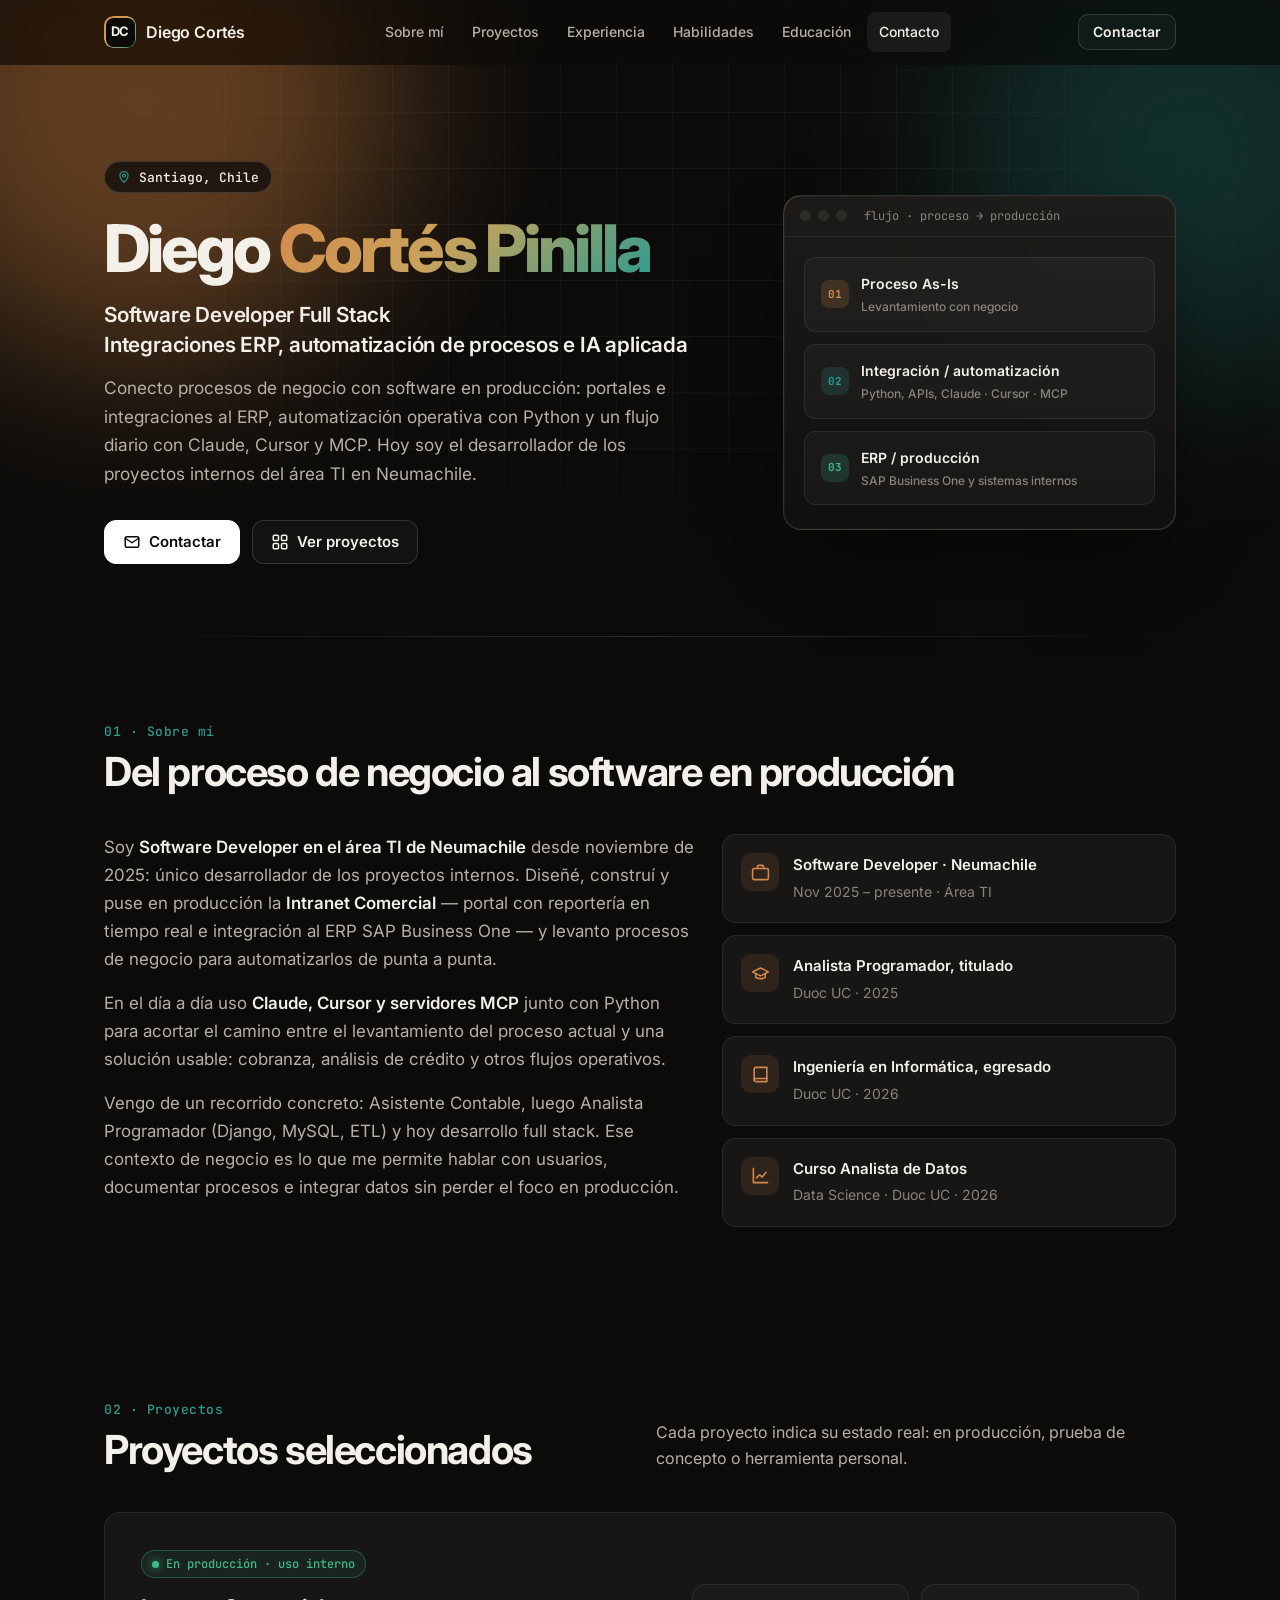
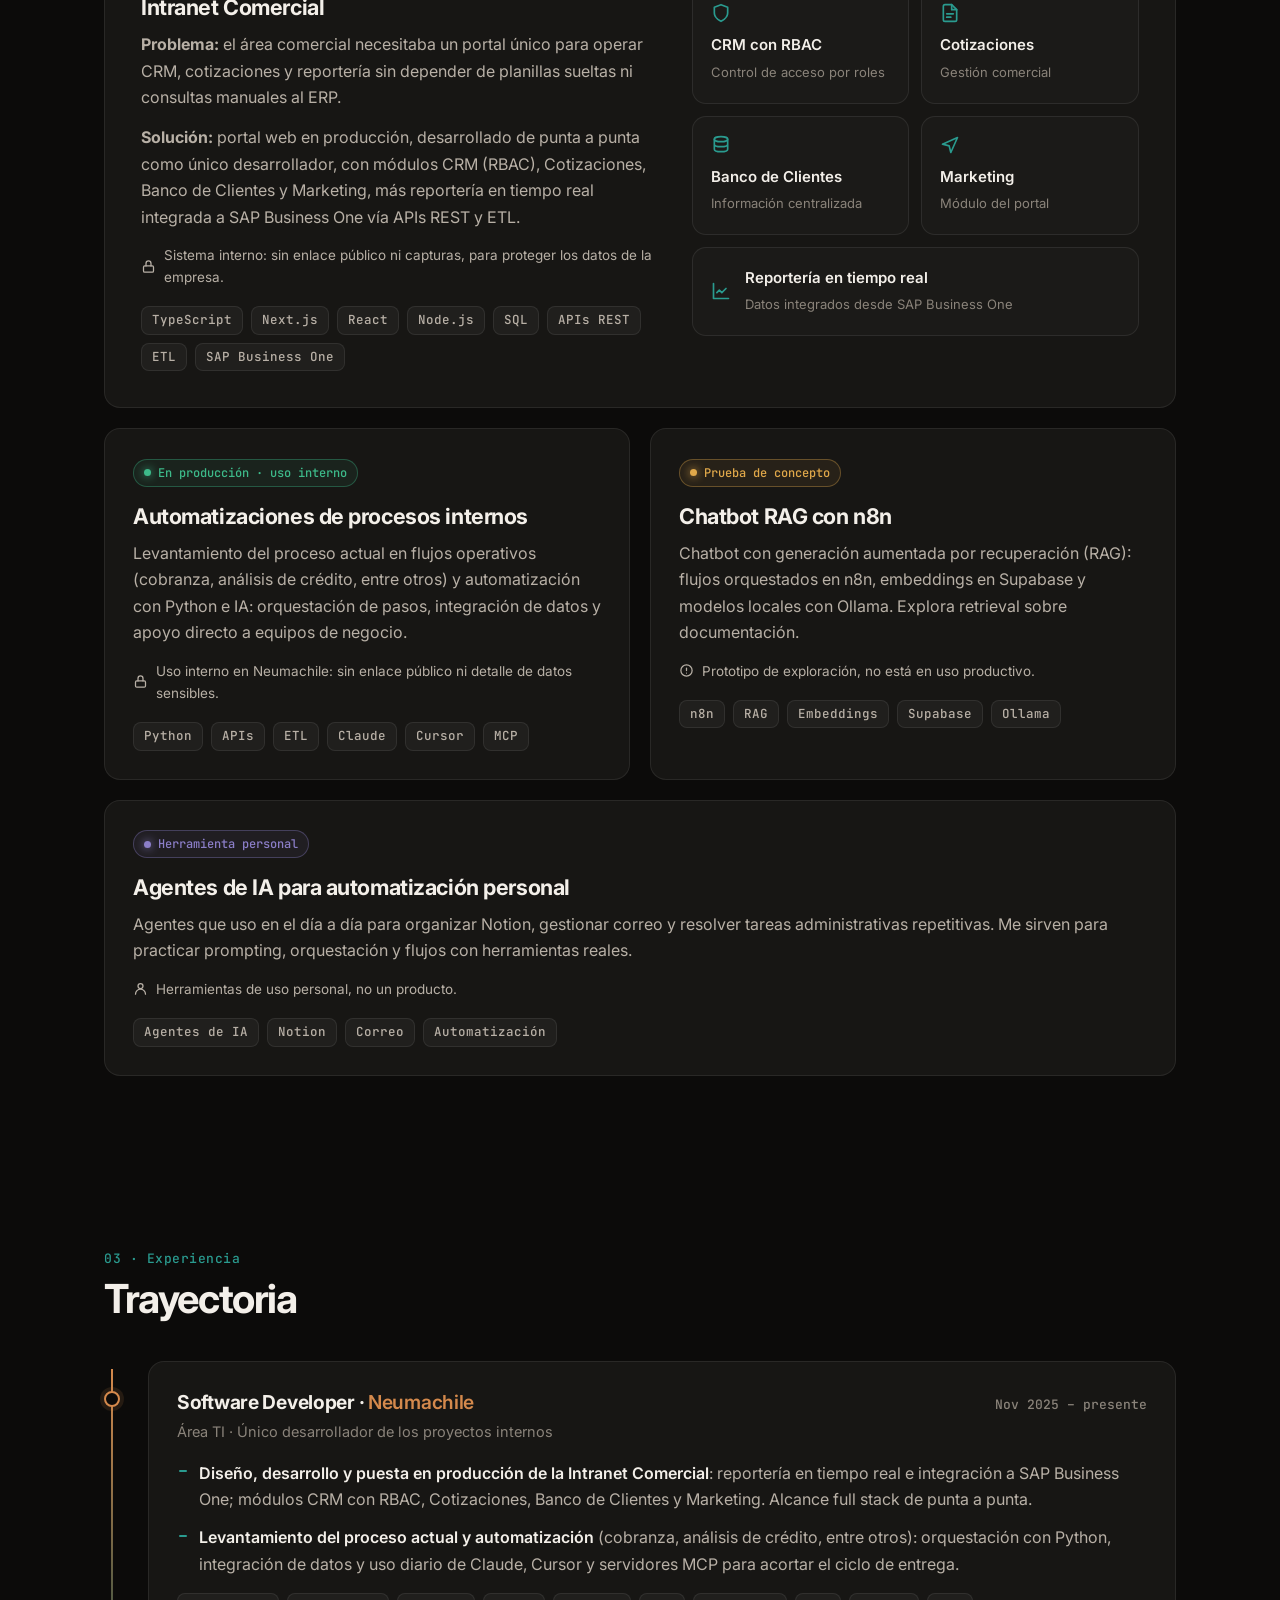
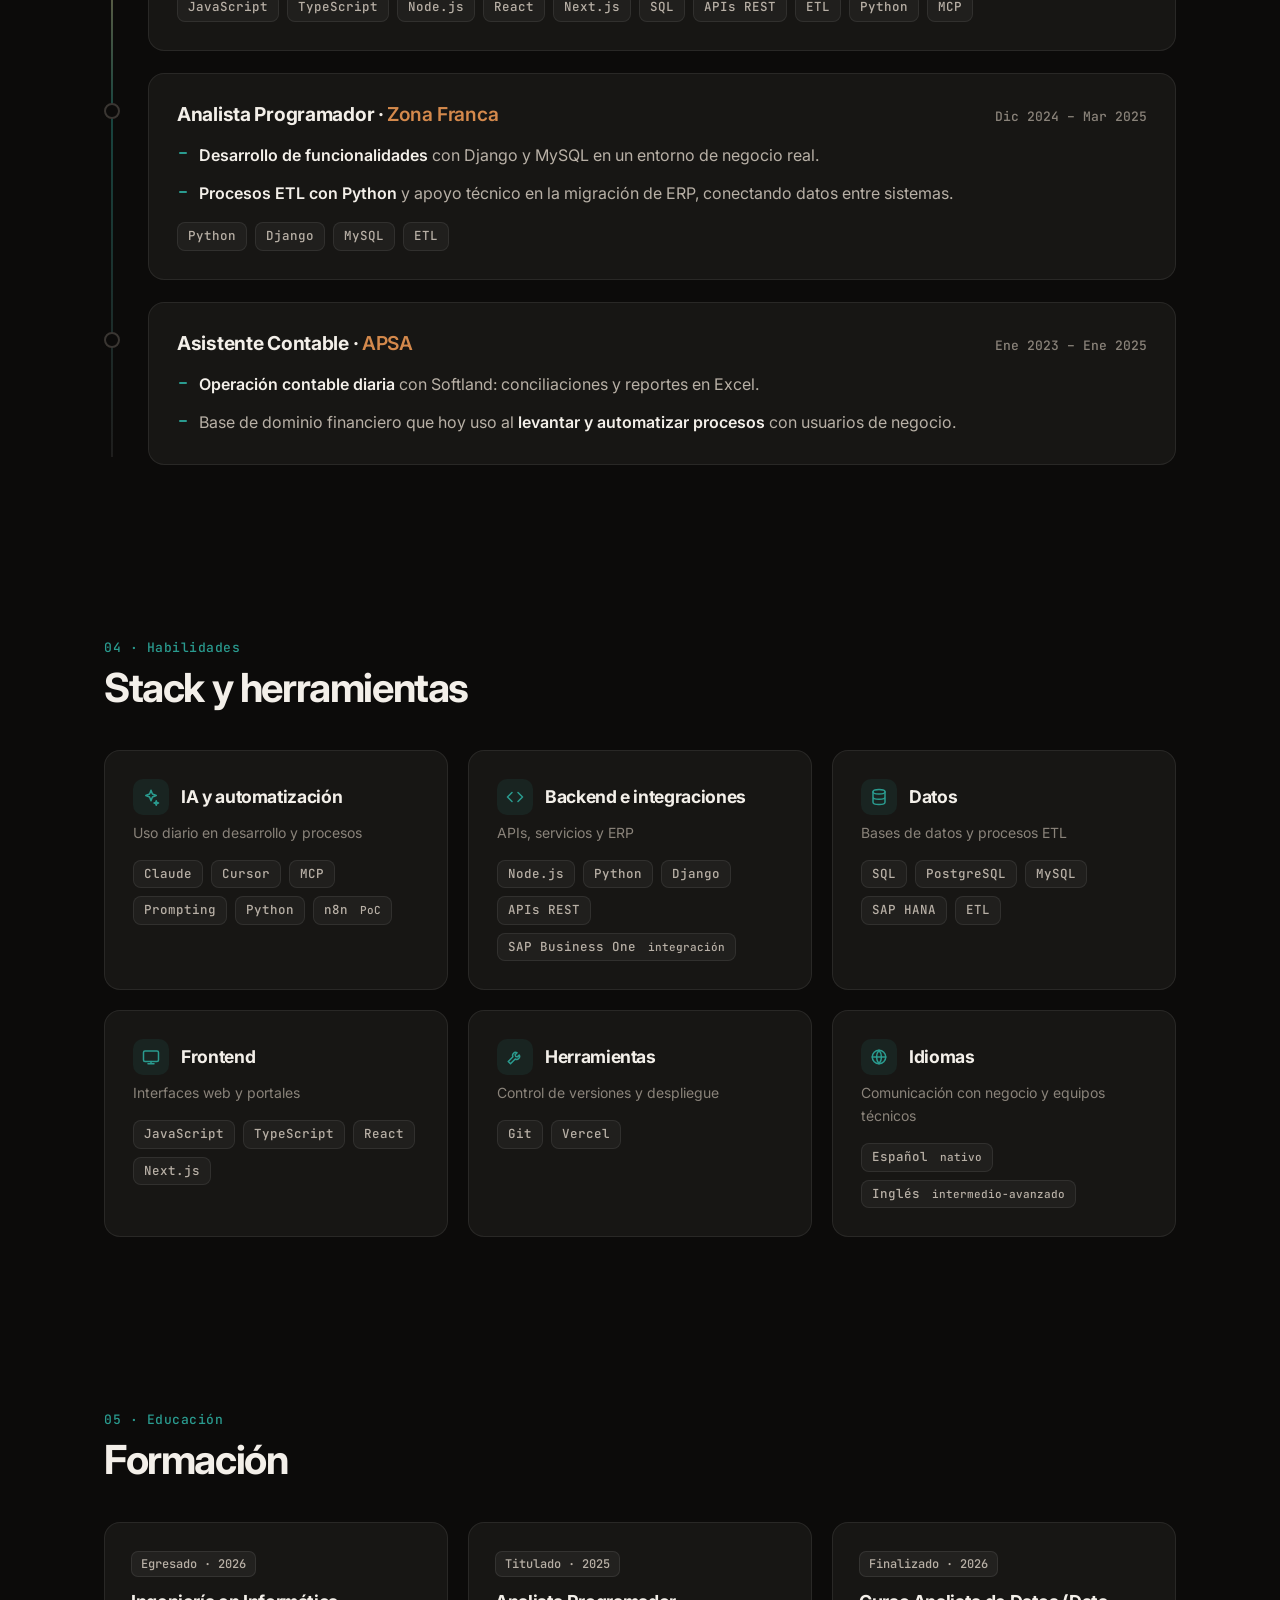
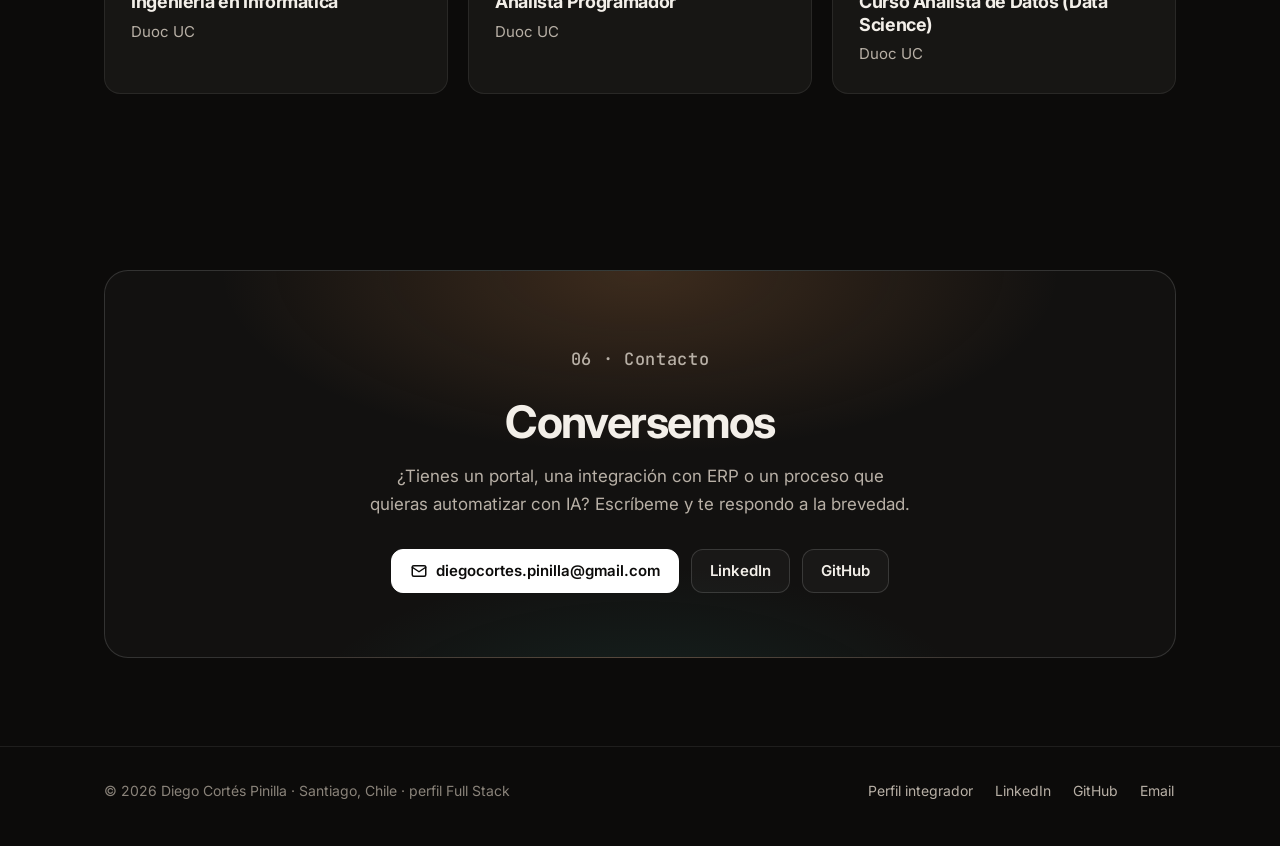
<file: index.html>
<!DOCTYPE html>
<html lang="es-CL">
<head>
<meta charset="utf-8">
<meta name="viewport" content="width=device-width,initial-scale=1">
<title>Diego Cortés Pinilla · Software Developer Full Stack</title>
<meta name="description" content="Diego Cortés Pinilla, Software Developer Full Stack en Santiago de Chile. Automatización de procesos con IA, integraciones con SAP Business One y portales web en producción.">
<meta name="author" content="Diego Cortés Pinilla">
<meta name="theme-color" content="#0c0b0a">
<link rel="canonical" href="https://diegofcp.github.io/">
<meta property="og:type" content="website">
<meta property="og:locale" content="es_CL">
<meta property="og:url" content="https://diegofcp.github.io/">
<meta property="og:title" content="Diego Cortés Pinilla · Software Developer Full Stack">
<meta property="og:description" content="Automatización de procesos con IA, integraciones con SAP Business One y portales web en producción. Santiago, Chile.">
<meta property="og:image" content="https://diegofcp.github.io/assets/og.png">
<meta property="og:image:width" content="1200">
<meta property="og:image:height" content="630">
<meta name="twitter:card" content="summary_large_image">
<meta name="twitter:title" content="Diego Cortés Pinilla · Software Developer Full Stack">
<meta name="twitter:description" content="Automatización de procesos con IA, integraciones con SAP Business One y portales web en producción.">
<meta name="twitter:image" content="https://diegofcp.github.io/assets/og.png">
<link rel="icon" href="data:image/svg+xml,%3Csvg%20xmlns='http://www.w3.org/2000/svg'%20viewBox='0%200%2064%2064'%3E%3Cdefs%3E%3ClinearGradient%20id='g'%20x1='0'%20y1='0'%20x2='1'%20y2='1'%3E%3Cstop%20offset='0'%20stop-color='%23d4894c'/%3E%3Cstop%20offset='1'%20stop-color='%232a9b8f'/%3E%3C/linearGradient%3E%3C/defs%3E%3Crect%20width='64'%20height='64'%20rx='14'%20fill='%230c0b0a'/%3E%3Crect%20x='2'%20y='2'%20width='60'%20height='60'%20rx='12'%20fill='none'%20stroke='url(%23g)'%20stroke-width='3'/%3E%3Ctext%20x='32'%20y='42'%20text-anchor='middle'%20font-family='Inter,Arial,sans-serif'%20font-weight='700'%20font-size='26'%20fill='%23f3efe9'%3EDC%3C/text%3E%3C/svg%3E">
<link rel="preconnect" href="https://fonts.googleapis.com">
<link rel="preconnect" href="https://fonts.gstatic.com" crossorigin>
<link rel="stylesheet" href="https://fonts.googleapis.com/css2?family=Inter:wght@400;600;700;800&family=JetBrains+Mono:wght@500&display=swap" media="print" onload="this.media='all'">
<noscript><link rel="stylesheet" href="https://fonts.googleapis.com/css2?family=Inter:wght@400;600;700;800&family=JetBrains+Mono:wght@500&display=swap"></noscript>
<script type="application/ld+json">
{"@context":"https://schema.org","@type":"Person","name":"Diego Cortés Pinilla","jobTitle":"Software Developer Full Stack","url":"https://diegofcp.github.io/","email":"mailto:diegocortes.pinilla@gmail.com","address":{"@type":"PostalAddress","addressLocality":"Santiago","addressCountry":"CL"},"alumniOf":{"@type":"CollegeOrUniversity","name":"Duoc UC"},"sameAs":["https://www.linkedin.com/in/diegocortes-informatico/","https://github.com/DiegoFCP"]}
</script>
<style>
:root{
  --bg:#0c0b0a;--bg2:#121110;--card:#171614;--card2:#1e1c1a;
  --line:rgba(255,255,255,.08);--line2:rgba(255,255,255,.14);
  --ink:#f3efe9;--ink2:#b8b0a6;--mute:#8a837a;
  --acc:#d4894c;--acc2:#2a9b8f;--ok:#3dba8a;--warn:#e0a84a;--info:#8b7ec8;
  --grad:linear-gradient(135deg,#d4894c 0%,#c9a35c 45%,#2a9b8f 100%);
  --r:16px;--maxw:1120px;
  --sans:"Inter",system-ui,-apple-system,"Segoe UI",Roboto,Helvetica,Arial,sans-serif;
  --mono:"JetBrains Mono",ui-monospace,SFMono-Regular,Menlo,Consolas,monospace;
}
*,*::before,*::after{box-sizing:border-box}
html{scroll-behavior:smooth;scroll-padding-top:84px;-webkit-text-size-adjust:100%}
body{margin:0;background:var(--bg);color:var(--ink);font:16px/1.65 var(--sans);-webkit-font-smoothing:antialiased;overflow-x:hidden}
a{color:inherit}
img,svg{display:block}
::selection{background:rgba(212,137,76,.35)}
:focus-visible{outline:2px solid var(--acc2);outline-offset:3px;border-radius:8px}
.skip{position:absolute;left:-9999px;top:8px;z-index:100;background:#fff;color:#000;padding:8px 14px;border-radius:8px}
.skip:focus{left:12px}
.wrap{max-width:var(--maxw);margin:0 auto;padding:0 24px}

/* Background decoration */
.bg-fx{position:absolute;inset:0 0 auto 0;height:900px;pointer-events:none;z-index:0;overflow:hidden}
.bg-fx::before{content:"";position:absolute;inset:0;background-image:linear-gradient(var(--line) 1px,transparent 1px),linear-gradient(90deg,var(--line) 1px,transparent 1px);background-size:56px 56px;mask-image:radial-gradient(ellipse 70% 60% at 50% 20%,#000 30%,transparent 75%);-webkit-mask-image:radial-gradient(ellipse 70% 60% at 50% 20%,#000 30%,transparent 75%);opacity:.55}
.orb{position:absolute;border-radius:50%;filter:blur(90px);opacity:.45}
.orb.a{width:520px;height:520px;background:#c47a3a;top:-160px;left:-120px}
.orb.b{width:460px;height:460px;background:#1f7a72;top:-80px;right:-140px;opacity:.32}

/* Nav */
.nav{position:sticky;top:0;z-index:50;backdrop-filter:saturate(160%) blur(14px);-webkit-backdrop-filter:saturate(160%) blur(14px);background:rgba(12,11,10,.68);border-bottom:1px solid transparent;transition:border-color .2s,background .2s}
.nav.scrolled{border-bottom-color:var(--line);background:rgba(12,11,10,.86)}
.nav .wrap{display:flex;align-items:center;justify-content:space-between;height:64px;gap:16px}
.brand{display:flex;align-items:center;gap:10px;text-decoration:none;font-weight:600;letter-spacing:-.01em}
.mono{width:32px;height:32px;border-radius:9px;display:grid;place-items:center;font-weight:700;font-size:13px;background:#0c0b0a;position:relative}
.mono::before{content:"";position:absolute;inset:0;border-radius:9px;padding:1.5px;background:var(--grad);-webkit-mask:linear-gradient(#000 0 0) content-box,linear-gradient(#000 0 0);-webkit-mask-composite:xor;mask-composite:exclude}
.nav ul{list-style:none;display:flex;gap:4px;margin:0;padding:0}
.nav ul a{display:block;padding:8px 12px;border-radius:8px;text-decoration:none;color:var(--ink2);font-size:14px;font-weight:500;transition:color .15s,background .15s}
.nav ul a:hover,.nav ul a.active{color:var(--ink);background:rgba(255,255,255,.06)}
.nav-cta{font-size:14px}
.menu-btn{display:none;background:none;border:1px solid var(--line2);color:var(--ink);border-radius:10px;width:40px;height:40px;cursor:pointer;place-items:center}

/* Buttons */
.btn{display:inline-flex;align-items:center;gap:8px;height:44px;padding:0 18px;border-radius:12px;font-weight:600;font-size:15px;text-decoration:none;border:1px solid var(--line2);background:rgba(255,255,255,.03);color:var(--ink);transition:transform .15s,background .15s,border-color .15s,box-shadow .2s;white-space:nowrap}
.btn:hover{background:rgba(255,255,255,.07);border-color:rgba(255,255,255,.24);transform:translateY(-1px)}
.btn svg{width:18px;height:18px}
.btn.primary{background:#fff;color:#0c0b0a;border-color:#fff}
.btn.primary:hover{background:#f5ebe0;box-shadow:0 8px 30px -8px rgba(212,137,76,.55)}
.btn.sm{height:36px;padding:0 14px;font-size:14px;border-radius:10px}

/* Hero */
.hero{position:relative;z-index:1;padding:96px 0 72px}
.hero-grid{display:grid;grid-template-columns:1.35fr .85fr;gap:56px;align-items:center}
.eyebrow{display:inline-flex;align-items:center;gap:8px;font:500 13px/1 var(--mono);color:var(--ink);padding:8px 12px;border:1px solid var(--line2);border-radius:999px;background:rgba(12,11,10,.72)}
.eyebrow svg{width:14px;height:14px;color:var(--acc2)}
h1{font-size:clamp(2.5rem,5.4vw,4.1rem);line-height:1.02;letter-spacing:-.045em;margin:22px 0 18px;font-weight:800}
.grad{background:var(--grad);-webkit-background-clip:text;background-clip:text;color:transparent}
.role{line-height:1.45;font-size:clamp(1.05rem,2vw,1.3rem);color:var(--ink);font-weight:600;margin:0 0 14px;letter-spacing:-.01em}
.lede{font-size:1.08rem;color:var(--ink2);max-width:580px;margin:0 0 32px}
.cta{display:flex;flex-wrap:wrap;gap:12px}

/* Hero visual: code card */
.code{position:relative;border-radius:18px;background:linear-gradient(180deg,rgba(30,28,26,.94),rgba(18,17,16,.94));border:1px solid var(--line2);box-shadow:0 30px 80px -30px rgba(0,0,0,.8),0 0 0 1px rgba(212,137,76,.06) inset;overflow:hidden}
.code::before{content:"";position:absolute;inset:-1px;border-radius:18px;padding:1px;background:linear-gradient(140deg,rgba(212,137,76,.6),transparent 40%,transparent 60%,rgba(42,155,143,.5));-webkit-mask:linear-gradient(#000 0 0) content-box,linear-gradient(#000 0 0);-webkit-mask-composite:xor;mask-composite:exclude;pointer-events:none}
.code-bar{display:flex;align-items:center;gap:7px;padding:12px 16px;border-bottom:1px solid var(--line)}
.code-bar i{width:11px;height:11px;border-radius:50%;background:#2e2a26}
.code-bar span{margin-left:10px;font:12px var(--mono);color:var(--mute)}
.flow-steps{list-style:none;margin:0;padding:20px 20px 24px;display:flex;flex-direction:column;gap:12px}
.flow-steps li{display:flex;align-items:center;gap:12px;padding:14px 16px;border-radius:12px;border:1px solid var(--line);background:rgba(255,255,255,.03)}
.flow-steps .n{flex:none;width:28px;height:28px;border-radius:8px;display:grid;place-items:center;font:700 11px/1 var(--mono)}
.flow-steps li:nth-child(1) .n{background:rgba(212,137,76,.18);color:var(--acc)}
.flow-steps li:nth-child(2) .n{background:rgba(42,155,143,.18);color:var(--acc2)}
.flow-steps li:nth-child(3) .n{background:rgba(61,186,138,.18);color:var(--ok)}
.flow-steps b{display:block;font-size:14px;font-weight:600;color:var(--ink)}
.flow-steps small{display:block;margin-top:2px;font-size:12px;color:var(--mute);font-weight:500}

/* Sections */
section{position:relative;z-index:1;padding:88px 0}
.sec-head{display:flex;align-items:flex-end;justify-content:space-between;gap:24px;margin-bottom:40px;flex-wrap:wrap}
.kicker{font:500 13px/1 var(--mono);color:var(--acc2);letter-spacing:.04em;margin:0 0 12px}
h2{font-size:clamp(1.8rem,3.4vw,2.5rem);line-height:1.1;letter-spacing:-.035em;margin:0;font-weight:700}
.sec-sub{color:var(--ink2);max-width:520px;margin:0}
.divider{height:1px;background:linear-gradient(90deg,transparent,var(--line2),transparent);max-width:var(--maxw);margin:0 auto}

/* About */
.about-grid{display:grid;grid-template-columns:1.3fr 1fr;gap:28px}
.about-text p{color:var(--ink2);font-size:1.06rem;margin:0 0 16px}
.about-text strong{color:var(--ink);font-weight:600}
.facts{display:grid;gap:12px}
.fact{display:flex;gap:14px;align-items:flex-start;padding:18px;border:1px solid var(--line);border-radius:14px;background:var(--card)}
.fact .ic{flex:none;width:38px;height:38px;border-radius:10px;display:grid;place-items:center;background:rgba(212,137,76,.12);color:var(--acc)}
.fact .ic svg{width:19px;height:19px}
.fact b{display:block;font-weight:600;font-size:15px}
.fact span{color:var(--mute);font-size:14px}

/* Cards */
.card{position:relative;border:1px solid var(--line);background:var(--card);border-radius:var(--r);padding:28px;transition:border-color .2s,transform .2s,background .2s;overflow:hidden}
.card:hover{border-color:var(--line2);transform:translateY(-3px);background:var(--card2)}
.card.spot::after{content:"";position:absolute;inset:0;background:radial-gradient(420px circle at var(--mx,50%) var(--my,0%),rgba(212,137,76,.10),transparent 45%);opacity:0;transition:opacity .25s;pointer-events:none}
.card.spot:hover::after{opacity:1}

/* Projects */
.projects{display:grid;grid-template-columns:repeat(6,1fr);gap:20px}
.projects .feat{grid-column:span 6;display:grid;grid-template-columns:1.15fr 1fr;gap:36px;align-items:center;padding:36px}
.projects .half{grid-column:span 3}
.projects .full{grid-column:span 6}
.badge{display:inline-flex;align-items:center;gap:7px;font:500 12px/1 var(--mono);padding:7px 10px;border-radius:999px;border:1px solid}
.badge::before{content:"";width:7px;height:7px;border-radius:50%;background:currentColor;box-shadow:0 0 10px currentColor}
.b-prod{color:var(--ok);border-color:rgba(61,186,138,.35);background:rgba(61,186,138,.08)}
.b-poc{color:var(--warn);border-color:rgba(224,168,74,.35);background:rgba(224,168,74,.08)}
.b-pers{color:var(--info);border-color:rgba(139,126,200,.35);background:rgba(139,126,200,.08)}
.card h3{font-size:1.35rem;letter-spacing:-.02em;margin:16px 0 10px;line-height:1.25}
.card p{color:var(--ink2);margin:0 0 14px}
.note{font-size:13.5px;color:var(--mute);display:flex;gap:8px;align-items:center}
.note svg{width:15px;height:15px;flex:none}
.tags{display:flex;flex-wrap:wrap;gap:8px;list-style:none;margin:18px 0 0;padding:0}
.tags li{font:500 12.5px/1 var(--mono);color:var(--ink2);padding:7px 10px;border-radius:8px;background:rgba(255,255,255,.04);border:1px solid var(--line)}
.modules{display:grid;grid-template-columns:1fr 1fr;gap:12px}
.mod{padding:18px;border-radius:14px;border:1px solid var(--line);background:rgba(255,255,255,.02)}
.mod svg{width:20px;height:20px;color:var(--acc2);margin-bottom:10px}
.mod b{display:block;font-size:15px;font-weight:600}
.mod span{font-size:13px;color:var(--mute)}
.mod.wide{grid-column:span 2;display:flex;align-items:center;gap:14px}
.mod.wide svg{margin:0;flex:none}

/* Timeline */
.timeline{position:relative;list-style:none;margin:0;padding:0}
.timeline::before{content:"";position:absolute;left:7px;top:8px;bottom:8px;width:2px;background:linear-gradient(180deg,var(--acc),rgba(42,155,143,.4) 50%,var(--line) 100%)}
.tl{position:relative;padding-left:44px;margin-bottom:22px}
.tl:last-child{margin-bottom:0}
.tl::before{content:"";position:absolute;left:0;top:30px;width:16px;height:16px;border-radius:50%;background:var(--bg);border:2px solid var(--acc);box-shadow:0 0 0 4px rgba(212,137,76,.12)}
.tl.past::before{border-color:#3a3632;box-shadow:none}
.tl-head{display:flex;justify-content:space-between;gap:16px;flex-wrap:wrap;align-items:baseline}
.tl h3{margin:0;font-size:1.2rem;letter-spacing:-.015em}
.tl .org{color:var(--acc);font-weight:600}
.tl time,.when{font:500 13px var(--mono);color:var(--mute)}
.tl .ctx{color:var(--mute);font-size:14.5px;margin:6px 0 0}
.tl ul:not(.tags){margin:16px 0 0;padding:0;list-style:none;display:grid;gap:12px}
.tl ul:not(.tags) li{position:relative;padding-left:22px;color:var(--ink2)}
.tl ul:not(.tags) li::before{content:"";position:absolute;left:2px;top:.68em;width:8px;height:2px;border-radius:2px;background:var(--acc2)}
.tl ul:not(.tags) li strong{color:var(--ink);font-weight:600}
.tl .tags{margin-top:16px}

/* Skills */
.skills{display:grid;grid-template-columns:repeat(3,1fr);gap:20px}
.skill h3{display:flex;align-items:center;gap:12px;margin:0 0 6px;font-size:1.1rem}
.skill h3 .ic{width:36px;height:36px;border-radius:10px;display:grid;place-items:center;background:rgba(42,155,143,.1);color:var(--acc2)}
.skill h3 .ic svg{width:18px;height:18px}
.skill p{font-size:14px;color:var(--mute);margin:0}
.skill .tags{margin-top:16px}
.skill .tags li small{color:var(--ink2);font-size:11px;margin-left:4px}

/* Education */
.edu{display:grid;grid-template-columns:repeat(3,1fr);gap:20px}
.edu .card{padding:26px}
.edu h3{font-size:1.12rem;margin:14px 0 6px}
.edu .inst{color:var(--ink2);font-size:15px;margin:0}
.st{display:inline-block;font:500 12px/1 var(--mono);padding:6px 9px;border-radius:7px;background:rgba(255,255,255,.05);border:1px solid var(--line);color:var(--ink2)}
.lang{margin-top:20px;display:flex;align-items:center;gap:12px;color:var(--ink2);font-size:15px}
.lang svg{width:18px;height:18px;color:var(--acc)}

/* Contact */
.contact{position:relative;border-radius:24px;padding:64px 40px;text-align:center;overflow:hidden;border:1px solid var(--line2);background:radial-gradient(600px 260px at 50% 0%,rgba(212,137,76,.22),transparent 70%),radial-gradient(500px 240px at 50% 120%,rgba(42,155,143,.14),transparent 70%),var(--bg2)}
.contact h2{font-size:clamp(1.9rem,4vw,2.8rem)}
.contact p{color:var(--ink2);max-width:540px;margin:16px auto 30px;font-size:1.06rem}
.contact .cta{justify-content:center}

footer{position:relative;z-index:1;border-top:1px solid var(--line);padding:28px 0 40px;color:var(--mute);font-size:14px}
footer .wrap{display:flex;justify-content:space-between;gap:16px;flex-wrap:wrap;align-items:center}
footer nav{display:flex;gap:18px}
footer a{text-decoration:none;color:var(--ink2);padding:4px 2px;min-height:24px;display:inline-block}
footer a:hover{color:var(--ink)}

/* Reveal */
.js .reveal{opacity:0;transform:translateY(18px);transition:opacity .7s ease,transform .7s cubic-bezier(.2,.7,.2,1)}
.js .reveal.in{opacity:1;transform:none}

/* Responsive */
@media (max-width:980px){
  .hero-grid,.about-grid,.projects .feat{grid-template-columns:1fr}
  .hero{padding:72px 0 56px}
  .skills,.edu{grid-template-columns:1fr 1fr}
}
@media (max-width:820px){
  .nav ul,.nav-cta{display:none}
  .menu-btn{display:grid}
  .nav.open ul{display:flex;flex-direction:column;position:absolute;top:64px;left:0;right:0;padding:12px 16px 18px;background:#121110;border-bottom:1px solid var(--line);box-shadow:0 20px 40px -10px rgba(0,0,0,.7)}
  .nav.open{background:#121110;backdrop-filter:none;-webkit-backdrop-filter:none}
  .nav.open ul a{padding:12px}
  .projects .half{grid-column:span 6}
}
@media (max-width:600px){
  .wrap{padding:0 20px}
  section{padding:64px 0}
  .hero{padding:56px 0 40px}
  .skills,.edu{grid-template-columns:1fr}
  .card,.projects .feat{padding:22px}
  .modules{gap:10px}
  .mod{padding:14px}
  .mod b{font-size:14px}
  .mod span{font-size:12.5px}
  .cta .btn{flex:1 1 calc(50% - 6px);justify-content:center}
  .contact{padding:44px 20px}
  .code pre{font-size:12px}
  .tl{padding-left:34px}
  .orb.a{width:340px;height:340px}.orb.b{width:300px;height:300px}
}
@media (max-width:360px){
  .code pre{font-size:10.5px;padding:14px 12px 18px}
  .code-bar{padding:10px 12px}
}
@media (prefers-reduced-motion:reduce){
  html{scroll-behavior:auto}
  *,*::before,*::after{transition:none!important;animation:none!important}
  .js .reveal{opacity:1;transform:none}
}
</style>
<script>document.documentElement.classList.add('js')</script>
</head>
<body>
<a class="skip" href="#main">Saltar al contenido</a>
<div class="bg-fx" aria-hidden="true"><div class="orb a"></div><div class="orb b"></div></div>

<header class="nav" id="nav">
  <div class="wrap">
    <a class="brand" href="#inicio"><span class="mono" aria-hidden="true">DC</span><span>Diego Cortés</span></a>
    <nav aria-label="Principal">
      <ul id="menu">
        <li><a href="#sobre-mi">Sobre mí</a></li>
        <li><a href="#proyectos">Proyectos</a></li>
        <li><a href="#experiencia">Experiencia</a></li>
        <li><a href="#habilidades">Habilidades</a></li>
        <li><a href="#educacion">Educación</a></li>
        <li><a href="#contacto">Contacto</a></li>
      </ul>
    </nav>
    <a class="btn sm nav-cta" href="mailto:diegocortes.pinilla@gmail.com">Contactar</a>
    <button type="button" class="menu-btn" id="menuBtn" aria-label="Abrir menú" aria-expanded="false" aria-controls="menu">
      <svg width="18" height="18" viewBox="0 0 24 24" fill="none" stroke="currentColor" stroke-width="2" stroke-linecap="round" aria-hidden="true"><path d="M4 7h16M4 12h16M4 17h16"/></svg>
    </button>
  </div>
</header>

<main id="main">
  <!-- HERO -->
  <section class="hero" id="inicio" aria-labelledby="hero-title">
    <div class="wrap hero-grid">
      <div>
        <span class="eyebrow"><svg viewBox="0 0 24 24" fill="none" stroke="currentColor" stroke-width="2" aria-hidden="true"><path d="M12 21s-7-6.2-7-11.5A7 7 0 0 1 19 9.5C19 14.8 12 21 12 21z"/><circle cx="12" cy="9.5" r="2.5"/></svg>Santiago, Chile</span>
        <h1 id="hero-title">Diego <span class="grad">Cortés Pinilla</span></h1>
        <p class="role">Software Developer Full Stack<br>Integraciones ERP, automatización de procesos e IA aplicada</p>
        <p class="lede">Conecto procesos de negocio con software en producción: portales e integraciones al ERP, automatización operativa con Python y un flujo diario con Claude, Cursor y MCP. Hoy soy el desarrollador de los proyectos internos del área TI en Neumachile.</p>
        <div class="cta reveal">
          <a class="btn primary" href="mailto:diegocortes.pinilla@gmail.com"><svg viewBox="0 0 24 24" fill="none" stroke="currentColor" stroke-width="2" stroke-linecap="round" stroke-linejoin="round" aria-hidden="true"><rect x="3" y="5" width="18" height="14" rx="2"/><path d="m3 7 9 6 9-6"/></svg>Contactar</a>
          <a class="btn" href="#proyectos"><svg viewBox="0 0 24 24" fill="none" stroke="currentColor" stroke-width="2" stroke-linecap="round" stroke-linejoin="round" aria-hidden="true"><rect x="3" y="3" width="7" height="7" rx="1.5"/><rect x="14" y="3" width="7" height="7" rx="1.5"/><rect x="3" y="14" width="7" height="7" rx="1.5"/><rect x="14" y="14" width="7" height="7" rx="1.5"/></svg>Ver proyectos</a>
        </div>
      </div>
      <div class="code reveal" role="img" aria-label="Diagrama del flujo de trabajo: del proceso actual, a integración y automatización, hasta ERP en producción.">
        <div class="code-bar" aria-hidden="true"><i></i><i></i><i></i><span>flujo · proceso → producción</span></div>
        <ol class="flow-steps">
          <li><span class="n" aria-hidden="true">01</span><span><b>Proceso As-Is</b><small>Levantamiento con negocio</small></span></li>
          <li><span class="n" aria-hidden="true">02</span><span><b>Integración / automatización</b><small>Python, APIs, Claude · Cursor · MCP</small></span></li>
          <li><span class="n" aria-hidden="true">03</span><span><b>ERP / producción</b><small>SAP Business One y sistemas internos</small></span></li>
        </ol>
      </div>
    </div>
  </section>

  <div class="divider"></div>

  <!-- SOBRE MÍ -->
  <section id="sobre-mi" aria-labelledby="t-about">
    <div class="wrap">
      <div class="sec-head reveal"><div><p class="kicker">01 · Sobre mí</p><h2 id="t-about">Del proceso de negocio al software en producción</h2></div></div>
      <div class="about-grid">
        <div class="about-text reveal">
          <p>Soy <strong>Software Developer en el área TI de Neumachile</strong> desde noviembre de 2025: único desarrollador de los proyectos internos. Diseñé, construí y puse en producción la <strong>Intranet Comercial</strong> — portal con reportería en tiempo real e integración al ERP SAP Business One — y levanto procesos de negocio para automatizarlos de punta a punta.</p>
          <p>En el día a día uso <strong>Claude, Cursor y servidores MCP</strong> junto con Python para acortar el camino entre el levantamiento del proceso actual y una solución usable: cobranza, análisis de crédito y otros flujos operativos.</p>
          <p>Vengo de un recorrido concreto: Asistente Contable, luego Analista Programador (Django, MySQL, ETL) y hoy desarrollo full stack. Ese contexto de negocio es lo que me permite hablar con usuarios, documentar procesos e integrar datos sin perder el foco en producción.</p>
        </div>
        <div class="facts reveal">
          <div class="fact"><span class="ic"><svg viewBox="0 0 24 24" fill="none" stroke="currentColor" stroke-width="2" stroke-linecap="round" stroke-linejoin="round" aria-hidden="true"><rect x="2" y="7" width="20" height="14" rx="2"/><path d="M16 7V5a2 2 0 0 0-2-2h-4a2 2 0 0 0-2 2v2"/></svg></span><div><b>Software Developer · Neumachile</b><span>Nov 2025 – presente · Área TI</span></div></div>
          <div class="fact"><span class="ic"><svg viewBox="0 0 24 24" fill="none" stroke="currentColor" stroke-width="2" stroke-linecap="round" stroke-linejoin="round" aria-hidden="true"><path d="M22 10 12 5 2 10l10 5 10-5z"/><path d="M6 12v5c3 2 9 2 12 0v-5"/></svg></span><div><b>Analista Programador, titulado</b><span>Duoc UC · 2025</span></div></div>
          <div class="fact"><span class="ic"><svg viewBox="0 0 24 24" fill="none" stroke="currentColor" stroke-width="2" stroke-linecap="round" stroke-linejoin="round" aria-hidden="true"><path d="M4 19.5A2.5 2.5 0 0 1 6.5 17H20V3H6.5A2.5 2.5 0 0 0 4 5.5v14z"/><path d="M20 17v4H6.5A2.5 2.5 0 0 1 4 18.5"/></svg></span><div><b>Ingeniería en Informática, egresado</b><span>Duoc UC · 2026</span></div></div>
          <div class="fact"><span class="ic"><svg viewBox="0 0 24 24" fill="none" stroke="currentColor" stroke-width="2" stroke-linecap="round" stroke-linejoin="round" aria-hidden="true"><path d="M3 3v18h18"/><path d="m7 15 4-4 3 3 5-6"/></svg></span><div><b>Curso Analista de Datos</b><span>Data Science · Duoc UC · 2026</span></div></div>
        </div>
      </div>
    </div>
  </section>

  <!-- PROYECTOS -->
  <section id="proyectos" aria-labelledby="t-proj">
    <div class="wrap">
      <div class="sec-head reveal"><div><p class="kicker">02 · Proyectos</p><h2 id="t-proj">Proyectos seleccionados</h2></div><p class="sec-sub">Cada proyecto indica su estado real: en producción, prueba de concepto o herramienta personal.</p></div>
      <div class="projects">
        <article class="card spot feat reveal" aria-labelledby="p1">
          <div>
            <span class="badge b-prod">En producción · uso interno</span>
            <h3 id="p1">Intranet Comercial</h3>
            <p><strong>Problema:</strong> el área comercial necesitaba un portal único para operar CRM, cotizaciones y reportería sin depender de planillas sueltas ni consultas manuales al ERP.</p>
            <p><strong>Solución:</strong> portal web en producción, desarrollado de punta a punta como único desarrollador, con módulos CRM (RBAC), Cotizaciones, Banco de Clientes y Marketing, más reportería en tiempo real integrada a SAP Business One vía APIs REST y ETL.</p>
            <p class="note"><svg viewBox="0 0 24 24" fill="none" stroke="currentColor" stroke-width="2" stroke-linecap="round" stroke-linejoin="round" aria-hidden="true"><rect x="4" y="11" width="16" height="10" rx="2"/><path d="M8 11V7a4 4 0 0 1 8 0v4"/></svg>Sistema interno: sin enlace público ni capturas, para proteger los datos de la empresa.</p>
            <ul class="tags" aria-label="Tecnologías">
              <li>TypeScript</li><li>Next.js</li><li>React</li><li>Node.js</li><li>SQL</li><li>APIs REST</li><li>ETL</li><li>SAP Business One</li>
            </ul>
          </div>
          <div class="modules" role="group" aria-label="Módulos del portal">
            <div class="mod"><svg viewBox="0 0 24 24" fill="none" stroke="currentColor" stroke-width="2" stroke-linecap="round" stroke-linejoin="round" aria-hidden="true"><path d="M12 22s8-4 8-10V5l-8-3-8 3v7c0 6 8 10 8 10z"/></svg><b>CRM con RBAC</b><span>Control de acceso por roles</span></div>
            <div class="mod"><svg viewBox="0 0 24 24" fill="none" stroke="currentColor" stroke-width="2" stroke-linecap="round" stroke-linejoin="round" aria-hidden="true"><path d="M14 2H6a2 2 0 0 0-2 2v16a2 2 0 0 0 2 2h12a2 2 0 0 0 2-2V8z"/><path d="M14 2v6h6M8 13h8M8 17h5"/></svg><b>Cotizaciones</b><span>Gestión comercial</span></div>
            <div class="mod"><svg viewBox="0 0 24 24" fill="none" stroke="currentColor" stroke-width="2" stroke-linecap="round" stroke-linejoin="round" aria-hidden="true"><ellipse cx="12" cy="5" rx="8" ry="3"/><path d="M4 5v6c0 1.7 3.6 3 8 3s8-1.3 8-3V5M4 11v6c0 1.7 3.6 3 8 3s8-1.3 8-3v-6"/></svg><b>Banco de Clientes</b><span>Información centralizada</span></div>
            <div class="mod"><svg viewBox="0 0 24 24" fill="none" stroke="currentColor" stroke-width="2" stroke-linecap="round" stroke-linejoin="round" aria-hidden="true"><path d="m3 11 18-8-8 18-2-8-8-2z"/></svg><b>Marketing</b><span>Módulo del portal</span></div>
            <div class="mod wide"><svg viewBox="0 0 24 24" fill="none" stroke="currentColor" stroke-width="2" stroke-linecap="round" stroke-linejoin="round" aria-hidden="true"><path d="M3 3v18h18"/><path d="M7 14l3-3 3 3 5-5"/></svg><div><b>Reportería en tiempo real</b><span>Datos integrados desde SAP Business One</span></div></div>
          </div>
        </article>

        <article class="card spot half reveal" aria-labelledby="p2">
          <span class="badge b-prod">En producción · uso interno</span>
          <h3 id="p2">Automatizaciones de procesos internos</h3>
          <p>Levantamiento del proceso actual en flujos operativos (cobranza, análisis de crédito, entre otros) y automatización con Python e IA: orquestación de pasos, integración de datos y apoyo directo a equipos de negocio.</p>
          <p class="note"><svg viewBox="0 0 24 24" fill="none" stroke="currentColor" stroke-width="2" stroke-linecap="round" stroke-linejoin="round" aria-hidden="true"><rect x="4" y="11" width="16" height="10" rx="2"/><path d="M8 11V7a4 4 0 0 1 8 0v4"/></svg>Uso interno en Neumachile: sin enlace público ni detalle de datos sensibles.</p>
          <ul class="tags" aria-label="Tecnologías"><li>Python</li><li>APIs</li><li>ETL</li><li>Claude</li><li>Cursor</li><li>MCP</li></ul>
        </article>

        <article class="card spot half reveal" aria-labelledby="p3">
          <span class="badge b-poc">Prueba de concepto</span>
          <h3 id="p3">Chatbot RAG con n8n</h3>
          <p>Chatbot con generación aumentada por recuperación (RAG): flujos orquestados en n8n, embeddings en Supabase y modelos locales con Ollama. Explora retrieval sobre documentación.</p>
          <p class="note"><svg viewBox="0 0 24 24" fill="none" stroke="currentColor" stroke-width="2" stroke-linecap="round" stroke-linejoin="round" aria-hidden="true"><circle cx="12" cy="12" r="9"/><path d="M12 8v4M12 16h.01"/></svg>Prototipo de exploración, no está en uso productivo.</p>
          <ul class="tags" aria-label="Tecnologías"><li>n8n</li><li>RAG</li><li>Embeddings</li><li>Supabase</li><li>Ollama</li></ul>
        </article>

        <article class="card spot half full reveal" aria-labelledby="p4">
          <span class="badge b-pers">Herramienta personal</span>
          <h3 id="p4">Agentes de IA para automatización personal</h3>
          <p>Agentes que uso en el día a día para organizar Notion, gestionar correo y resolver tareas administrativas repetitivas. Me sirven para practicar prompting, orquestación y flujos con herramientas reales.</p>
          <p class="note"><svg viewBox="0 0 24 24" fill="none" stroke="currentColor" stroke-width="2" stroke-linecap="round" stroke-linejoin="round" aria-hidden="true"><circle cx="12" cy="8" r="4"/><path d="M4 21a8 8 0 0 1 16 0"/></svg>Herramientas de uso personal, no un producto.</p>
          <ul class="tags" aria-label="Tecnologías"><li>Agentes de IA</li><li>Notion</li><li>Correo</li><li>Automatización</li></ul>
        </article>
      </div>
    </div>
  </section>

  <!-- EXPERIENCIA -->
  <section id="experiencia" aria-labelledby="t-exp">
    <div class="wrap">
      <div class="sec-head reveal"><div><p class="kicker">03 · Experiencia</p><h2 id="t-exp">Trayectoria</h2></div></div>
      <ol class="timeline">
        <li class="tl reveal">
          <div class="card">
            <div class="tl-head"><h3>Software Developer · <span class="org">Neumachile</span></h3><time datetime="2025-11">Nov 2025 – presente</time></div>
            <p class="ctx">Área TI · Único desarrollador de los proyectos internos</p>
            <ul>
              <li><strong>Diseño, desarrollo y puesta en producción de la Intranet Comercial</strong>: reportería en tiempo real e integración a SAP Business One; módulos CRM con RBAC, Cotizaciones, Banco de Clientes y Marketing. Alcance full stack de punta a punta.</li>
              <li><strong>Levantamiento del proceso actual y automatización</strong> (cobranza, análisis de crédito, entre otros): orquestación con Python, integración de datos y uso diario de Claude, Cursor y servidores MCP para acortar el ciclo de entrega.</li>
            </ul>
            <ul class="tags" aria-label="Tecnologías"><li>JavaScript</li><li>TypeScript</li><li>Node.js</li><li>React</li><li>Next.js</li><li>SQL</li><li>APIs REST</li><li>ETL</li><li>Python</li><li>MCP</li></ul>
          </div>
        </li>
        <li class="tl past reveal">
          <div class="card">
            <div class="tl-head"><h3>Analista Programador · <span class="org">Zona Franca</span></h3><time datetime="2024-12">Dic 2024 – Mar 2025</time></div>
            <ul>
              <li><strong>Desarrollo de funcionalidades</strong> con Django y MySQL en un entorno de negocio real.</li>
              <li><strong>Procesos ETL con Python</strong> y apoyo técnico en la migración de ERP, conectando datos entre sistemas.</li>
            </ul>
            <ul class="tags" aria-label="Tecnologías"><li>Python</li><li>Django</li><li>MySQL</li><li>ETL</li></ul>
          </div>
        </li>
        <li class="tl past reveal">
          <div class="card">
            <div class="tl-head"><h3>Asistente Contable · <span class="org">APSA</span></h3><time datetime="2023-01">Ene 2023 – Ene 2025</time></div>
            <ul>
              <li><strong>Operación contable diaria</strong> con Softland: conciliaciones y reportes en Excel.</li>
              <li>Base de dominio financiero que hoy uso al <strong>levantar y automatizar procesos</strong> con usuarios de negocio.</li>
            </ul>
          </div>
        </li>
      </ol>
    </div>
  </section>

  <!-- HABILIDADES -->
  <section id="habilidades" aria-labelledby="t-skills">
    <div class="wrap">
      <div class="sec-head reveal"><div><p class="kicker">04 · Habilidades</p><h2 id="t-skills">Stack y herramientas</h2></div></div>
      <div class="skills">
        <div class="card skill reveal"><h3><span class="ic"><svg viewBox="0 0 24 24" fill="none" stroke="currentColor" stroke-width="2" stroke-linecap="round" stroke-linejoin="round" aria-hidden="true"><path d="M12 3l1.9 5.1L19 10l-5.1 1.9L12 17l-1.9-5.1L5 10l5.1-1.9z"/><path d="M19 17l.8 2.2L22 20l-2.2.8L19 23l-.8-2.2L16 20l2.2-.8z"/></svg></span>IA y automatización</h3><p>Uso diario en desarrollo y procesos</p>
          <ul class="tags"><li>Claude</li><li>Cursor</li><li>MCP</li><li>Prompting</li><li>Python</li><li>n8n <small>PoC</small></li></ul></div>
        <div class="card skill reveal"><h3><span class="ic"><svg viewBox="0 0 24 24" fill="none" stroke="currentColor" stroke-width="2" stroke-linecap="round" stroke-linejoin="round" aria-hidden="true"><path d="m16 18 6-6-6-6M8 6l-6 6 6 6"/></svg></span>Backend e integraciones</h3><p>APIs, servicios y ERP</p>
          <ul class="tags"><li>Node.js</li><li>Python</li><li>Django</li><li>APIs REST</li><li>SAP Business One <small>integración</small></li></ul></div>
        <div class="card skill reveal"><h3><span class="ic"><svg viewBox="0 0 24 24" fill="none" stroke="currentColor" stroke-width="2" stroke-linecap="round" stroke-linejoin="round" aria-hidden="true"><ellipse cx="12" cy="5" rx="8" ry="3"/><path d="M4 5v14c0 1.7 3.6 3 8 3s8-1.3 8-3V5M4 12c0 1.7 3.6 3 8 3s8-1.3 8-3"/></svg></span>Datos</h3><p>Bases de datos y procesos ETL</p>
          <ul class="tags"><li>SQL</li><li>PostgreSQL</li><li>MySQL</li><li>SAP HANA</li><li>ETL</li></ul></div>
        <div class="card skill reveal"><h3><span class="ic"><svg viewBox="0 0 24 24" fill="none" stroke="currentColor" stroke-width="2" stroke-linecap="round" stroke-linejoin="round" aria-hidden="true"><rect x="2" y="4" width="20" height="14" rx="2"/><path d="M8 21h8M12 18v3"/></svg></span>Frontend</h3><p>Interfaces web y portales</p>
          <ul class="tags"><li>JavaScript</li><li>TypeScript</li><li>React</li><li>Next.js</li></ul></div>
        <div class="card skill reveal"><h3><span class="ic"><svg viewBox="0 0 24 24" fill="none" stroke="currentColor" stroke-width="2" stroke-linecap="round" stroke-linejoin="round" aria-hidden="true"><path d="M14.7 6.3a4 4 0 0 0-5.4 5.4L3 18l3 3 6.3-6.3a4 4 0 0 0 5.4-5.4l-2.5 2.5-2.4-.6-.6-2.4z"/></svg></span>Herramientas</h3><p>Control de versiones y despliegue</p>
          <ul class="tags"><li>Git</li><li>Vercel</li></ul></div>
        <div class="card skill reveal"><h3><span class="ic"><svg viewBox="0 0 24 24" fill="none" stroke="currentColor" stroke-width="2" stroke-linecap="round" stroke-linejoin="round" aria-hidden="true"><circle cx="12" cy="12" r="9"/><path d="M3 12h18M12 3a14 14 0 0 1 0 18M12 3a14 14 0 0 0 0 18"/></svg></span>Idiomas</h3><p>Comunicación con negocio y equipos técnicos</p>
          <ul class="tags"><li>Español <small>nativo</small></li><li>Inglés <small>intermedio-avanzado</small></li></ul></div>
      </div>
    </div>
  </section>

  <!-- EDUCACIÓN -->
  <section id="educacion" aria-labelledby="t-edu">
    <div class="wrap">
      <div class="sec-head reveal"><div><p class="kicker">05 · Educación</p><h2 id="t-edu">Formación</h2></div></div>
      <div class="edu">
        <article class="card reveal"><span class="st">Egresado · 2026</span><h3>Ingeniería en Informática</h3><p class="inst">Duoc UC</p></article>
        <article class="card reveal"><span class="st">Titulado · 2025</span><h3>Analista Programador</h3><p class="inst">Duoc UC</p></article>
        <article class="card reveal"><span class="st">Finalizado · 2026</span><h3>Curso Analista de Datos (Data Science)</h3><p class="inst">Duoc UC</p></article>
      </div>
    </div>
  </section>

  <!-- CONTACTO -->
  <section id="contacto" aria-labelledby="t-contact">
    <div class="wrap">
      <div class="contact reveal">
        <p class="kicker">06 · Contacto</p>
        <h2 id="t-contact">Conversemos</h2>
        <p>¿Tienes un portal, una integración con ERP o un proceso que quieras automatizar con IA? Escríbeme y te respondo a la brevedad.</p>
        <div class="cta">
          <a class="btn primary" href="mailto:diegocortes.pinilla@gmail.com"><svg viewBox="0 0 24 24" fill="none" stroke="currentColor" stroke-width="2" stroke-linecap="round" stroke-linejoin="round" aria-hidden="true"><rect x="3" y="5" width="18" height="14" rx="2"/><path d="m3 7 9 6 9-6"/></svg>diegocortes.pinilla@gmail.com</a>
          <a class="btn" href="https://www.linkedin.com/in/diegocortes-informatico/" target="_blank" rel="noopener noreferrer">LinkedIn</a>
          <a class="btn" href="https://github.com/DiegoFCP" target="_blank" rel="noopener noreferrer">GitHub</a>
        </div>
      </div>
    </div>
  </section>
</main>

<footer>
  <div class="wrap">
    <span>© <span id="yr">2026</span> Diego Cortés Pinilla · Santiago, Chile · perfil Full Stack</span>
    <nav aria-label="Redes y perfiles">
      <a href="/integrador/">Perfil integrador</a>
      <a href="https://www.linkedin.com/in/diegocortes-informatico/" target="_blank" rel="noopener noreferrer">LinkedIn</a>
      <a href="https://github.com/DiegoFCP" target="_blank" rel="noopener noreferrer">GitHub</a>
      <a href="mailto:diegocortes.pinilla@gmail.com">Email</a>
    </nav>
  </div>
</footer>

<script>
(function(){
  var nav=document.getElementById('nav'),btn=document.getElementById('menuBtn');
  document.getElementById('yr').textContent=new Date().getFullYear();
  function onScroll(){nav.classList.toggle('scrolled',window.scrollY>8)}
  onScroll();window.addEventListener('scroll',onScroll,{passive:true});
  function closeMenu(){nav.classList.remove('open');btn.setAttribute('aria-expanded','false');btn.setAttribute('aria-label','Abrir menú')}
  btn.addEventListener('click',function(){var o=nav.classList.toggle('open');btn.setAttribute('aria-expanded',o);btn.setAttribute('aria-label',o?'Cerrar menú':'Abrir menú')});
  document.querySelectorAll('#menu a').forEach(function(a){a.addEventListener('click',closeMenu)});
  document.addEventListener('keydown',function(e){if(e.key==='Escape'&&nav.classList.contains('open')){closeMenu();btn.focus()}});
  var els=document.querySelectorAll('.reveal');
  if('IntersectionObserver' in window){
    var io=new IntersectionObserver(function(es){es.forEach(function(e){if(e.isIntersecting){e.target.classList.add('in');io.unobserve(e.target)}})},{rootMargin:'0px 0px -8% 0px',threshold:.08});
    els.forEach(function(el){io.observe(el)});
  } else els.forEach(function(el){el.classList.add('in')});
  var links=[].slice.call(document.querySelectorAll('#menu a'));
  var secs=links.map(function(a){return document.querySelector(a.getAttribute('href'))});
  if('IntersectionObserver' in window){
    var so=new IntersectionObserver(function(es){es.forEach(function(e){if(e.isIntersecting){links.forEach(function(l){l.classList.toggle('active',l.getAttribute('href')==='#'+e.target.id)})}})},{rootMargin:'-45% 0px -50% 0px'});
    secs.forEach(function(s){s&&so.observe(s)});
  }
  document.querySelectorAll('.card.spot').forEach(function(c){c.addEventListener('pointermove',function(e){var r=c.getBoundingClientRect();c.style.setProperty('--mx',(e.clientX-r.left)+'px');c.style.setProperty('--my',(e.clientY-r.top)+'px')})});
})();
</script>
</body>
</html>
</file>
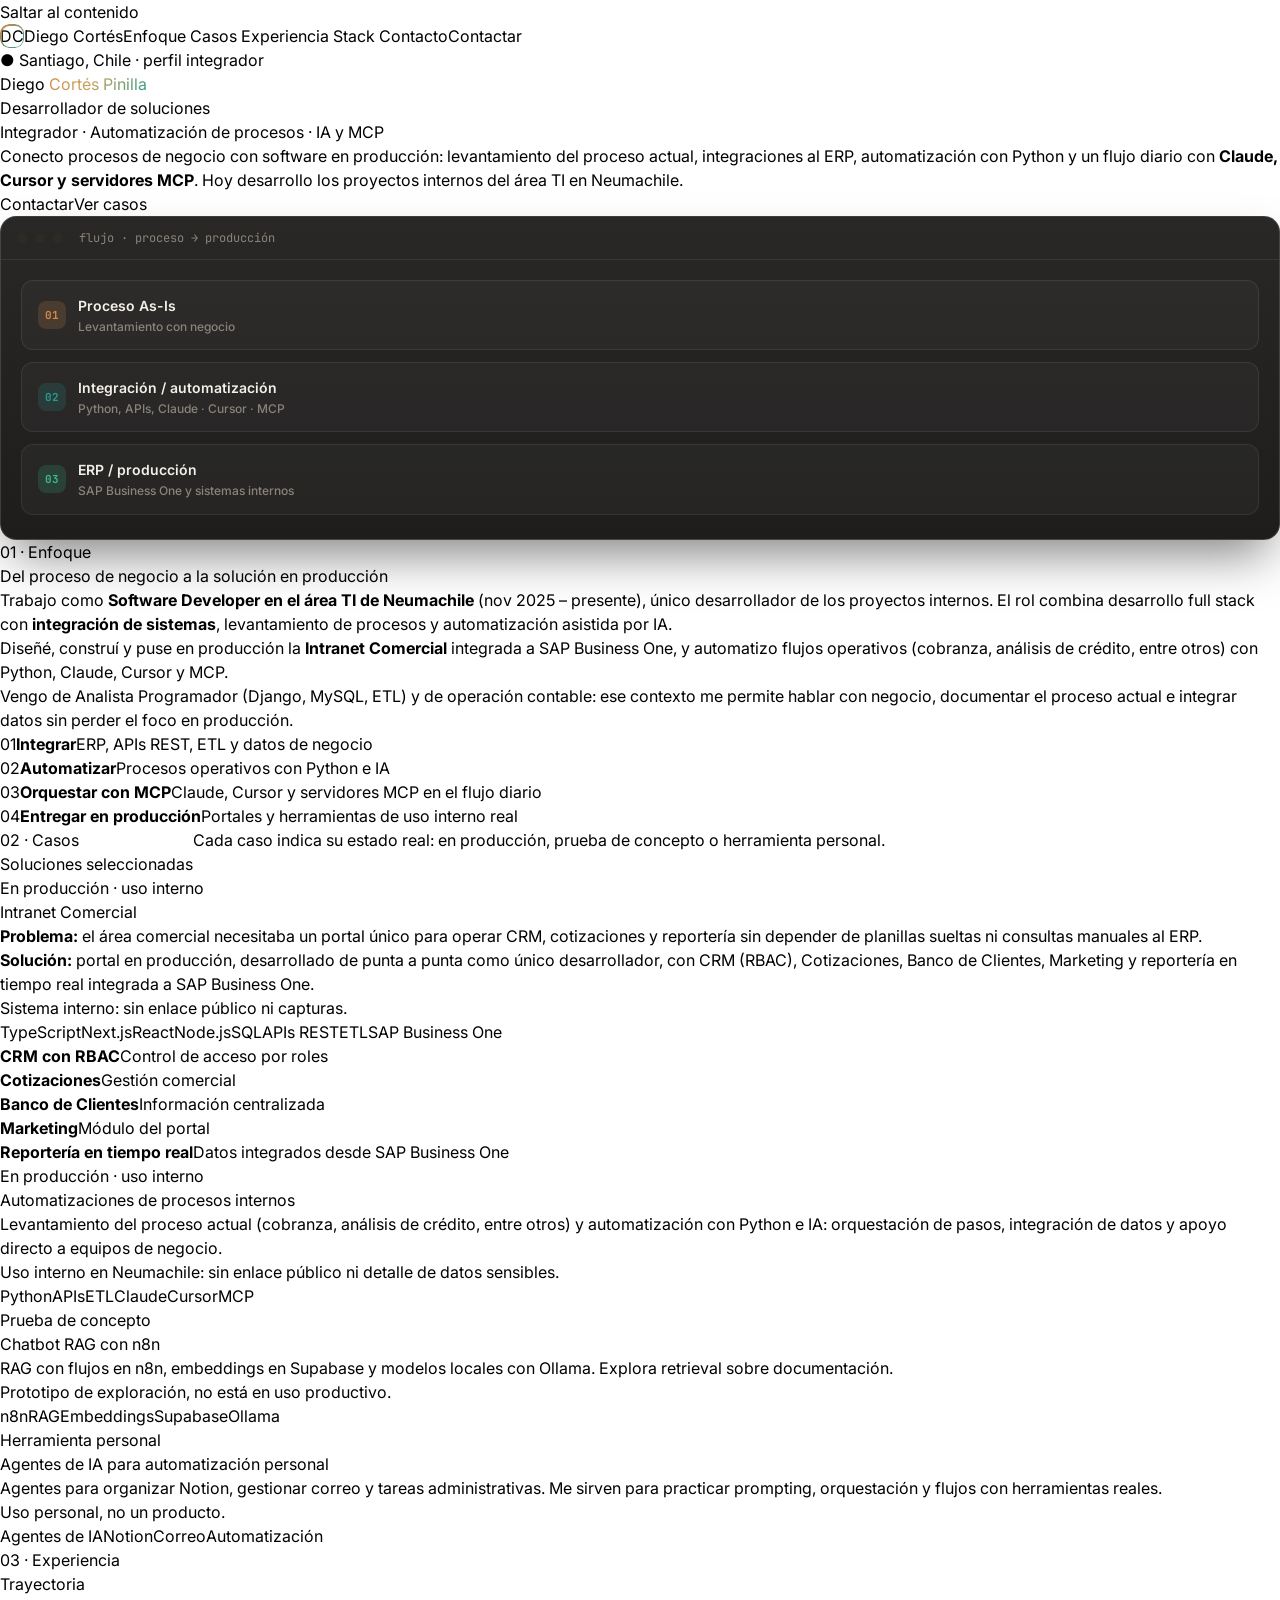
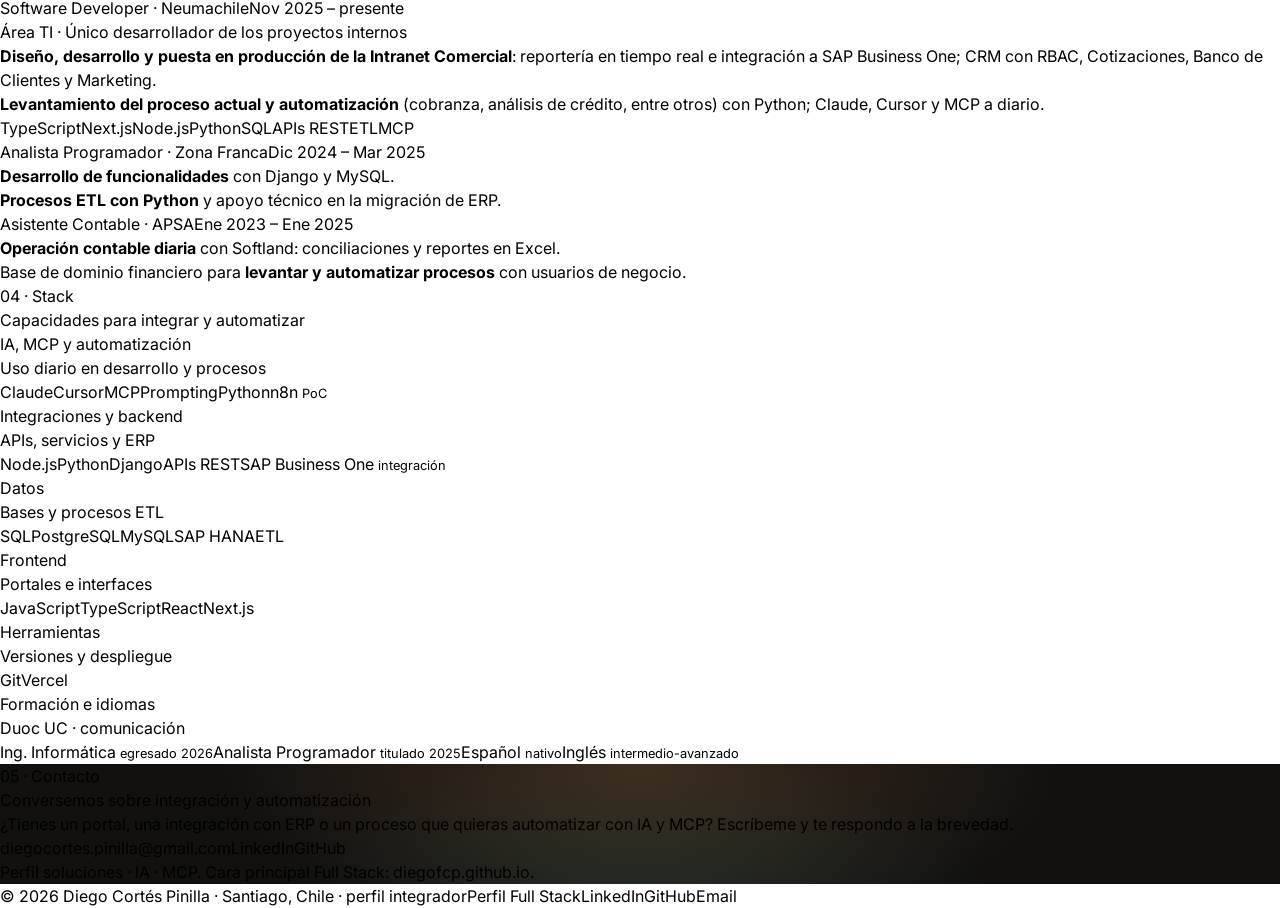
<file: integrador/index.html>
<!DOCTYPE html>
<html class="dark" lang="es-CL">
<head>
<meta charset="utf-8">
<meta name="viewport" content="width=device-width,initial-scale=1">
<title>Diego Cortés Pinilla · Desarrollador de soluciones · Integraciones, IA y MCP</title>
<meta name="description" content="Diego Cortés Pinilla. Desarrollador de soluciones e integrador: automatización de procesos, SAP Business One, Claude, Cursor y MCP. Santiago, Chile.">
<meta name="theme-color" content="#0c0b0a">
<link rel="canonical" href="https://diegofcp.github.io/integrador/">
<meta property="og:type" content="website">
<meta property="og:locale" content="es_CL">
<meta property="og:url" content="https://diegofcp.github.io/integrador/">
<meta property="og:title" content="Diego Cortés Pinilla · Desarrollador de soluciones">
<meta property="og:description" content="Integraciones, automatización de procesos, IA aplicada y MCP. Santiago, Chile.">
<meta property="og:image" content="https://diegofcp.github.io/assets/og-integrador.png">
<meta property="og:image:width" content="1200">
<meta property="og:image:height" content="630">
<meta name="twitter:card" content="summary_large_image">
<meta name="twitter:title" content="Diego Cortés Pinilla · Desarrollador de soluciones">
<meta name="twitter:description" content="Integraciones, automatización de procesos, IA aplicada y MCP. Santiago, Chile.">
<meta name="twitter:image" content="https://diegofcp.github.io/assets/og-integrador.png">
<link rel="icon" href="data:image/svg+xml,%3Csvg%20xmlns='http://www.w3.org/2000/svg'%20viewBox='0%200%2064%2064'%3E%3Cdefs%3E%3ClinearGradient%20id='g'%20x1='0'%20y1='0'%20x2='1'%20y2='1'%3E%3Cstop%20offset='0'%20stop-color='%23d4894c'/%3E%3Cstop%20offset='1'%20stop-color='%232a9b8f'/%3E%3C/linearGradient%3E%3C/defs%3E%3Crect%20width='64'%20height='64'%20rx='14'%20fill='%230c0b0a'/%3E%3Crect%20x='2'%20y='2'%20width='60'%20height='60'%20rx='12'%20fill='none'%20stroke='url(%23g)'%20stroke-width='3'/%3E%3Ctext%20x='32'%20y='42'%20text-anchor='middle'%20font-family='Inter,Arial,sans-serif'%20font-weight='700'%20font-size='26'%20fill='%23f3efe9'%3EDC%3C/text%3E%3C/svg%3E">
<link rel="preconnect" href="https://fonts.googleapis.com">
<link rel="preconnect" href="https://fonts.gstatic.com" crossorigin>
<link rel="stylesheet" href="https://fonts.googleapis.com/css2?family=Inter:wght@400;600;700;800&family=JetBrains+Mono:wght@500&display=swap" media="print" onload="this.media='all'">
<noscript><link rel="stylesheet" href="https://fonts.googleapis.com/css2?family=Inter:wght@400;600;700;800&family=JetBrains+Mono:wght@500&display=swap"></noscript>
<script type="application/ld+json">
{"@context":"https://schema.org","@type":"Person","name":"Diego Cortés Pinilla","jobTitle":"Desarrollador de soluciones · Integraciones, IA y automatización","url":"https://diegofcp.github.io/integrador/","email":"mailto:diegocortes.pinilla@gmail.com","address":{"@type":"PostalAddress","addressLocality":"Santiago","addressCountry":"CL"},"alumniOf":{"@type":"CollegeOrUniversity","name":"Duoc UC"},"sameAs":["https://www.linkedin.com/in/diegocortes-informatico/","https://github.com/DiegoFCP"]}
</script>
<link rel="stylesheet" href="styles.css">
<style>
  html{scroll-behavior:smooth;scroll-padding-top:84px}
  ::selection{background:rgba(212,137,76,.35)}
  :focus-visible{outline:2px solid #2a9b8f;outline-offset:3px}
  .grad-text{background:linear-gradient(135deg,#d4894c 0%,#c9a35c 45%,#2a9b8f 100%);-webkit-background-clip:text;background-clip:text;color:transparent}
  .mono-ring{position:relative}
  .mono-ring::before{content:"";position:absolute;inset:0;border-radius:9px;padding:1.5px;background:linear-gradient(135deg,#d4894c,#2a9b8f);-webkit-mask:linear-gradient(#000 0 0) content-box,linear-gradient(#000 0 0);-webkit-mask-composite:xor;mask-composite:exclude}
  .menu-btn{display:grid;place-items:center;width:40px;height:40px;border-radius:10px;border:1px solid rgba(255,255,255,.14);background:transparent;color:#f3efe9;cursor:pointer;flex-shrink:0}
  .menu-btn svg{pointer-events:none}
  #mobile-nav{display:none;border-top:1px solid rgba(255,255,255,.08);background:#121110;padding:12px 24px 18px}
  #mobile-nav a{display:block;padding:12px 12px;border-radius:10px;color:#b8b0a6;font-size:14px;text-decoration:none}
  #mobile-nav a:hover{color:#f3efe9;background:rgba(255,255,255,.06)}
  header.open #mobile-nav{display:block}
  .flow-card{position:relative;border-radius:1rem;border:1px solid rgba(255,255,255,.14);background:linear-gradient(to bottom,rgba(30,28,26,.95),rgba(18,17,16,.95));box-shadow:0 25px 50px -12px rgba(0,0,0,.5);overflow:hidden}
  .flow-bar{display:flex;align-items:center;gap:.5rem;padding:.75rem 1rem;border-bottom:1px solid rgba(255,255,255,.08)}
  .flow-bar i{width:10px;height:10px;border-radius:999px;background:#2e2a26;display:block}
  .flow-bar span{margin-left:.5rem;font-family:'JetBrains Mono',ui-monospace,monospace;font-size:12px;color:#8a837a}
  .flow-steps{list-style:none;margin:0;padding:1.25rem 1.25rem 1.5rem;display:flex;flex-direction:column;gap:.75rem}
  .flow-steps li{display:flex;align-items:center;gap:.75rem;padding:.85rem 1rem;border-radius:12px;border:1px solid rgba(255,255,255,.08);background:rgba(255,255,255,.03);font-size:14px;font-weight:600;color:#f3efe9}
  .flow-steps li .n{flex-shrink:0;width:1.75rem;height:1.75rem;border-radius:8px;display:grid;place-items:center;font-family:'JetBrains Mono',ui-monospace,monospace;font-size:11px;font-weight:700}
  .flow-steps li:nth-child(1) .n{background:rgba(212,137,76,.18);color:#d4894c}
  .flow-steps li:nth-child(2) .n{background:rgba(42,155,143,.18);color:#2a9b8f}
  .flow-steps li:nth-child(3) .n{background:rgba(61,186,138,.18);color:#3dba8a}
  .flow-steps li .sub{display:block;font-size:12px;font-weight:500;color:#8a837a;margin-top:2px}
  .flow-arrow{text-align:center;color:#8a837a;font-size:12px;letter-spacing:.08em;padding:0 .25rem}
  @media (min-width:1024px){.menu-btn{display:none!important} #mobile-nav{display:none!important}}
  @media (prefers-reduced-motion:reduce){html{scroll-behavior:auto}*,*::before,*::after{transition:none!important;animation:none!important}}
</style>
</head>
<body class="bg-asphalt text-paper-ink font-sans antialiased overflow-x-hidden">
<a class="sr-only focus:not-sr-only focus:absolute focus:left-3 focus:top-3 focus:z-[100] focus:bg-white focus:text-black focus:px-3 focus:py-2 focus:rounded-lg" href="#main">Saltar al contenido</a>

<div class="fixed inset-0 pointer-events-none z-0 overflow-hidden" aria-hidden="true">
  <div class="absolute -top-32 -left-32 w-96 h-96 bg-[#c47a3a]/20 rounded-full blur-[120px]"></div>
  <div class="absolute top-1/4 -right-40 w-[28rem] h-[28rem] bg-[#1f7a72]/20 rounded-full blur-[130px]"></div>
  <div class="absolute inset-0 opacity-55 bg-[linear-gradient(rgba(255,255,255,0.08)_1px,transparent_1px),linear-gradient(90deg,rgba(255,255,255,0.08)_1px,transparent_1px)] bg-[size:56px_56px] [mask-image:radial-gradient(ellipse_70%_60%_at_50%_20%,#000_30%,transparent_75%)]"></div>
</div>

<header id="site-header" class="fixed top-0 w-full z-50 bg-asphalt/80 backdrop-blur-md border-b border-white/[0.08]">
  <div class="h-16 max-w-content mx-auto px-6 flex items-center justify-between gap-4">
    <a class="flex items-center gap-3 font-semibold tracking-tight" href="#inicio">
      <span class="mono-ring w-8 h-8 grid place-items-center text-xs font-bold bg-asphalt rounded-[9px]" aria-hidden="true">DC</span>
      <span>Diego Cortés</span>
    </a>
    <nav class="hidden lg:flex items-center gap-1" aria-label="Principal">
      <a class="px-3 py-2 rounded-lg text-sm text-warm-stone hover:text-paper-ink hover:bg-white/[0.06]" href="#enfoque">Enfoque</a>
      <a class="px-3 py-2 rounded-lg text-sm text-warm-stone hover:text-paper-ink hover:bg-white/[0.06]" href="#casos">Casos</a>
      <a class="px-3 py-2 rounded-lg text-sm text-warm-stone hover:text-paper-ink hover:bg-white/[0.06]" href="#experiencia">Experiencia</a>
      <a class="px-3 py-2 rounded-lg text-sm text-warm-stone hover:text-paper-ink hover:bg-white/[0.06]" href="#stack">Stack</a>
      <a class="px-3 py-2 rounded-lg text-sm text-warm-stone hover:text-paper-ink hover:bg-white/[0.06]" href="#contacto">Contacto</a>
    </nav>
    <div class="flex items-center gap-2">
      <a class="hidden sm:inline-flex items-center h-9 px-3.5 rounded-[10px] text-sm font-semibold border border-white/[0.14] hover:bg-white/[0.07]" href="mailto:diegocortes.pinilla@gmail.com">Contactar</a>
      <button type="button" class="menu-btn" id="menuBtn" aria-label="Abrir menú" aria-expanded="false" aria-controls="mobile-nav">
        <svg width="18" height="18" viewBox="0 0 24 24" fill="none" stroke="currentColor" stroke-width="2" stroke-linecap="round" aria-hidden="true"><path d="M4 7h16M4 12h16M4 17h16"/></svg>
      </button>
    </div>
  </div>
  <nav id="mobile-nav" aria-label="Principal móvil">
    <a href="#enfoque">Enfoque</a>
    <a href="#casos">Casos</a>
    <a href="#experiencia">Experiencia</a>
    <a href="#stack">Stack</a>
    <a href="#contacto">Contacto</a>
    <a href="mailto:diegocortes.pinilla@gmail.com">Contactar</a>
  </nav>
</header>

<main id="main" class="relative z-10 pt-16">
  <!-- HERO -->
  <section id="inicio" class="max-w-content mx-auto px-6 py-20 lg:py-24 grid lg:grid-cols-12 gap-12 items-center" aria-labelledby="hero-title">
    <div class="lg:col-span-7 space-y-6">
      <div class="inline-flex items-center gap-2 px-3.5 py-2 rounded-full border border-white/[0.14] bg-asphalt/70 font-mono text-xs text-paper-ink">
        <span class="text-signal-teal" aria-hidden="true">●</span> Santiago, Chile · perfil integrador
      </div>
      <h1 id="hero-title" class="text-4xl sm:text-5xl lg:text-[3.5rem] font-extrabold tracking-[-0.045em] leading-[1.05]">
        Diego <span class="grad-text">Cortés Pinilla</span>
      </h1>
      <p class="text-xl sm:text-2xl font-bold tracking-tight">Desarrollador de soluciones</p>
      <p class="text-lg font-medium text-forge-copper tracking-tight">Integrador · Automatización de procesos · IA y MCP</p>
      <p class="text-[17px] text-warm-stone leading-relaxed max-w-xl">
        Conecto procesos de negocio con software en producción: levantamiento del proceso actual, integraciones al ERP, automatización con Python y un flujo diario con <strong class="text-paper-ink font-semibold">Claude, Cursor y servidores MCP</strong>. Hoy desarrollo los proyectos internos del área TI en Neumachile.
      </p>
      <div class="flex flex-wrap gap-3 pt-1">
        <a class="inline-flex items-center justify-center h-11 px-5 rounded-xl font-semibold text-sm bg-paper-ink text-asphalt hover:bg-[#f5ebe0] shadow-[0_8px_30px_-8px_rgba(212,137,76,.55)]" href="mailto:diegocortes.pinilla@gmail.com">Contactar</a>
        <a class="inline-flex items-center justify-center h-11 px-5 rounded-xl font-semibold text-sm border border-white/[0.14] bg-white/[0.03] hover:bg-white/[0.07]" href="#casos">Ver casos</a>
      </div>
    </div>

    <div class="lg:col-span-5" role="img" aria-label="Diagrama del flujo de trabajo: del proceso actual, a integración y automatización, hasta ERP en producción.">
      <div class="flow-card">
        <div class="flow-bar" aria-hidden="true"><i></i><i></i><i></i><span>flujo · proceso → producción</span></div>
        <ol class="flow-steps">
          <li><span class="n" aria-hidden="true">01</span><span>Proceso As-Is<span class="sub">Levantamiento con negocio</span></span></li>
          <li><span class="n" aria-hidden="true">02</span><span>Integración / automatización<span class="sub">Python, APIs, Claude · Cursor · MCP</span></span></li>
          <li><span class="n" aria-hidden="true">03</span><span>ERP / producción<span class="sub">SAP Business One y sistemas internos</span></span></li>
        </ol>
      </div>
    </div>
  </section>

  <!-- ENFOQUE -->
  <section id="enfoque" class="max-w-content mx-auto px-6 py-20" aria-labelledby="t-enfoque">
    <p class="font-mono text-[13px] text-signal-teal tracking-wide mb-3">01 · Enfoque</p>
    <h2 id="t-enfoque" class="text-3xl sm:text-4xl font-bold tracking-tight mb-10">Del proceso de negocio a la solución en producción</h2>
    <div class="grid lg:grid-cols-12 gap-8">
      <div class="lg:col-span-7 space-y-4 text-[17px] text-warm-stone leading-relaxed">
        <p>Trabajo como <strong class="text-paper-ink font-semibold">Software Developer en el área TI de Neumachile</strong> (nov 2025 – presente), único desarrollador de los proyectos internos. El rol combina desarrollo full stack con <strong class="text-paper-ink font-semibold">integración de sistemas</strong>, levantamiento de procesos y automatización asistida por IA.</p>
        <p>Diseñé, construí y puse en producción la <strong class="text-paper-ink font-semibold">Intranet Comercial</strong> integrada a SAP Business One, y automatizo flujos operativos (cobranza, análisis de crédito, entre otros) con Python, Claude, Cursor y MCP.</p>
        <p>Vengo de Analista Programador (Django, MySQL, ETL) y de operación contable: ese contexto me permite hablar con negocio, documentar el proceso actual e integrar datos sin perder el foco en producción.</p>
      </div>
      <div class="lg:col-span-5 grid gap-3">
        <div class="flex gap-3 p-4 rounded-2xl border border-white/[0.08] bg-card-umber">
          <div class="w-9 h-9 rounded-[10px] grid place-items-center bg-[rgba(212,137,76,.12)] text-forge-copper shrink-0 font-mono text-xs">01</div>
          <div><b class="block text-sm font-semibold">Integrar</b><span class="text-sm text-dust-mute">ERP, APIs REST, ETL y datos de negocio</span></div>
        </div>
        <div class="flex gap-3 p-4 rounded-2xl border border-white/[0.08] bg-card-umber">
          <div class="w-9 h-9 rounded-[10px] grid place-items-center bg-[rgba(42,155,143,.12)] text-signal-teal shrink-0 font-mono text-xs">02</div>
          <div><b class="block text-sm font-semibold">Automatizar</b><span class="text-sm text-dust-mute">Procesos operativos con Python e IA</span></div>
        </div>
        <div class="flex gap-3 p-4 rounded-2xl border border-white/[0.08] bg-card-umber">
          <div class="w-9 h-9 rounded-[10px] grid place-items-center bg-[rgba(212,137,76,.12)] text-forge-copper shrink-0 font-mono text-xs">03</div>
          <div><b class="block text-sm font-semibold">Orquestar con MCP</b><span class="text-sm text-dust-mute">Claude, Cursor y servidores MCP en el flujo diario</span></div>
        </div>
        <div class="flex gap-3 p-4 rounded-2xl border border-white/[0.08] bg-card-umber">
          <div class="w-9 h-9 rounded-[10px] grid place-items-center bg-[rgba(42,155,143,.12)] text-signal-teal shrink-0 font-mono text-xs">04</div>
          <div><b class="block text-sm font-semibold">Entregar en producción</b><span class="text-sm text-dust-mute">Portales y herramientas de uso interno real</span></div>
        </div>
      </div>
    </div>
  </section>

  <!-- CASOS -->
  <section id="casos" class="max-w-content mx-auto px-6 py-20" aria-labelledby="t-casos">
    <div class="flex flex-wrap items-end justify-between gap-4 mb-10">
      <div>
        <p class="font-mono text-[13px] text-signal-teal tracking-wide mb-3">02 · Casos</p>
        <h2 id="t-casos" class="text-3xl sm:text-4xl font-bold tracking-tight">Soluciones seleccionadas</h2>
      </div>
      <p class="text-warm-stone max-w-md text-sm">Cada caso indica su estado real: en producción, prueba de concepto o herramienta personal.</p>
    </div>

    <div class="grid gap-5">
      <article class="rounded-2xl border border-white/[0.08] bg-card-umber p-7 lg:p-9 grid lg:grid-cols-2 gap-8 hover:border-white/[0.14] hover:bg-card-lift transition-colors" aria-labelledby="c1">
        <div>
          <span class="inline-flex items-center gap-2 font-mono text-xs px-2.5 py-1.5 rounded-full border border-[rgba(61,186,138,.35)] bg-[rgba(61,186,138,.08)] text-production-green">En producción · uso interno</span>
          <h3 id="c1" class="text-2xl font-bold mt-4 mb-3 tracking-tight">Intranet Comercial</h3>
          <p class="text-warm-stone mb-3"><strong class="text-paper-ink">Problema:</strong> el área comercial necesitaba un portal único para operar CRM, cotizaciones y reportería sin depender de planillas sueltas ni consultas manuales al ERP.</p>
          <p class="text-warm-stone mb-4"><strong class="text-paper-ink">Solución:</strong> portal en producción, desarrollado de punta a punta como único desarrollador, con CRM (RBAC), Cotizaciones, Banco de Clientes, Marketing y reportería en tiempo real integrada a SAP Business One.</p>
          <p class="text-sm text-dust-mute">Sistema interno: sin enlace público ni capturas.</p>
          <ul class="flex flex-wrap gap-2 mt-5 list-none p-0 m-0" aria-label="Tecnologías">
            <li class="font-mono text-xs px-2.5 py-1.5 rounded-lg border border-white/[0.08] bg-white/[0.04] text-warm-stone">TypeScript</li>
            <li class="font-mono text-xs px-2.5 py-1.5 rounded-lg border border-white/[0.08] bg-white/[0.04] text-warm-stone">Next.js</li>
            <li class="font-mono text-xs px-2.5 py-1.5 rounded-lg border border-white/[0.08] bg-white/[0.04] text-warm-stone">React</li>
            <li class="font-mono text-xs px-2.5 py-1.5 rounded-lg border border-white/[0.08] bg-white/[0.04] text-warm-stone">Node.js</li>
            <li class="font-mono text-xs px-2.5 py-1.5 rounded-lg border border-white/[0.08] bg-white/[0.04] text-warm-stone">SQL</li>
            <li class="font-mono text-xs px-2.5 py-1.5 rounded-lg border border-white/[0.08] bg-white/[0.04] text-warm-stone">APIs REST</li>
            <li class="font-mono text-xs px-2.5 py-1.5 rounded-lg border border-white/[0.08] bg-white/[0.04] text-warm-stone">ETL</li>
            <li class="font-mono text-xs px-2.5 py-1.5 rounded-lg border border-white/[0.08] bg-white/[0.04] text-warm-stone">SAP Business One</li>
          </ul>
        </div>
        <div class="grid sm:grid-cols-2 gap-3 content-start" role="group" aria-label="Módulos del portal">
          <div class="p-4 rounded-xl border border-white/[0.08] bg-white/[0.02]"><b class="block text-sm">CRM con RBAC</b><span class="text-xs text-dust-mute">Control de acceso por roles</span></div>
          <div class="p-4 rounded-xl border border-white/[0.08] bg-white/[0.02]"><b class="block text-sm">Cotizaciones</b><span class="text-xs text-dust-mute">Gestión comercial</span></div>
          <div class="p-4 rounded-xl border border-white/[0.08] bg-white/[0.02]"><b class="block text-sm">Banco de Clientes</b><span class="text-xs text-dust-mute">Información centralizada</span></div>
          <div class="p-4 rounded-xl border border-white/[0.08] bg-white/[0.02]"><b class="block text-sm">Marketing</b><span class="text-xs text-dust-mute">Módulo del portal</span></div>
          <div class="sm:col-span-2 p-4 rounded-xl border border-white/[0.08] bg-white/[0.02]"><b class="block text-sm">Reportería en tiempo real</b><span class="text-xs text-dust-mute">Datos integrados desde SAP Business One</span></div>
        </div>
      </article>

      <div class="grid md:grid-cols-2 gap-5">
        <article class="rounded-2xl border border-white/[0.08] bg-card-umber p-7 hover:border-white/[0.14] hover:bg-card-lift transition-colors" aria-labelledby="c2">
          <span class="inline-flex items-center gap-2 font-mono text-xs px-2.5 py-1.5 rounded-full border border-[rgba(61,186,138,.35)] bg-[rgba(61,186,138,.08)] text-production-green">En producción · uso interno</span>
          <h3 id="c2" class="text-xl font-bold mt-4 mb-3">Automatizaciones de procesos internos</h3>
          <p class="text-warm-stone text-[15px] mb-3">Levantamiento del proceso actual (cobranza, análisis de crédito, entre otros) y automatización con Python e IA: orquestación de pasos, integración de datos y apoyo directo a equipos de negocio.</p>
          <p class="text-sm text-dust-mute mb-4">Uso interno en Neumachile: sin enlace público ni detalle de datos sensibles.</p>
          <ul class="flex flex-wrap gap-2 list-none p-0 m-0" aria-label="Tecnologías">
            <li class="font-mono text-xs px-2.5 py-1.5 rounded-lg border border-white/[0.08] bg-white/[0.04] text-warm-stone">Python</li>
            <li class="font-mono text-xs px-2.5 py-1.5 rounded-lg border border-white/[0.08] bg-white/[0.04] text-warm-stone">APIs</li>
            <li class="font-mono text-xs px-2.5 py-1.5 rounded-lg border border-white/[0.08] bg-white/[0.04] text-warm-stone">ETL</li>
            <li class="font-mono text-xs px-2.5 py-1.5 rounded-lg border border-white/[0.08] bg-white/[0.04] text-warm-stone">Claude</li>
            <li class="font-mono text-xs px-2.5 py-1.5 rounded-lg border border-white/[0.08] bg-white/[0.04] text-warm-stone">Cursor</li>
            <li class="font-mono text-xs px-2.5 py-1.5 rounded-lg border border-white/[0.08] bg-white/[0.04] text-warm-stone">MCP</li>
          </ul>
        </article>

        <article class="rounded-2xl border border-white/[0.08] bg-card-umber p-7 hover:border-white/[0.14] hover:bg-card-lift transition-colors" aria-labelledby="c3">
          <span class="inline-flex items-center gap-2 font-mono text-xs px-2.5 py-1.5 rounded-full border border-[rgba(224,168,74,.35)] bg-[rgba(224,168,74,.08)] text-concept-amber">Prueba de concepto</span>
          <h3 id="c3" class="text-xl font-bold mt-4 mb-3">Chatbot RAG con n8n</h3>
          <p class="text-warm-stone text-[15px] mb-3">RAG con flujos en n8n, embeddings en Supabase y modelos locales con Ollama. Explora retrieval sobre documentación.</p>
          <p class="text-sm text-dust-mute mb-4">Prototipo de exploración, no está en uso productivo.</p>
          <ul class="flex flex-wrap gap-2 list-none p-0 m-0" aria-label="Tecnologías">
            <li class="font-mono text-xs px-2.5 py-1.5 rounded-lg border border-white/[0.08] bg-white/[0.04] text-warm-stone">n8n</li>
            <li class="font-mono text-xs px-2.5 py-1.5 rounded-lg border border-white/[0.08] bg-white/[0.04] text-warm-stone">RAG</li>
            <li class="font-mono text-xs px-2.5 py-1.5 rounded-lg border border-white/[0.08] bg-white/[0.04] text-warm-stone">Embeddings</li>
            <li class="font-mono text-xs px-2.5 py-1.5 rounded-lg border border-white/[0.08] bg-white/[0.04] text-warm-stone">Supabase</li>
            <li class="font-mono text-xs px-2.5 py-1.5 rounded-lg border border-white/[0.08] bg-white/[0.04] text-warm-stone">Ollama</li>
          </ul>
        </article>
      </div>

      <article class="rounded-2xl border border-white/[0.08] bg-card-umber p-7 hover:border-white/[0.14] hover:bg-card-lift transition-colors" aria-labelledby="c4">
        <span class="inline-flex items-center gap-2 font-mono text-xs px-2.5 py-1.5 rounded-full border border-[rgba(139,126,200,.35)] bg-[rgba(139,126,200,.08)] text-personal-lilac">Herramienta personal</span>
        <h3 id="c4" class="text-xl font-bold mt-4 mb-3">Agentes de IA para automatización personal</h3>
        <p class="text-warm-stone text-[15px] mb-3">Agentes para organizar Notion, gestionar correo y tareas administrativas. Me sirven para practicar prompting, orquestación y flujos con herramientas reales.</p>
        <p class="text-sm text-dust-mute mb-4">Uso personal, no un producto.</p>
        <ul class="flex flex-wrap gap-2 list-none p-0 m-0" aria-label="Tecnologías">
          <li class="font-mono text-xs px-2.5 py-1.5 rounded-lg border border-white/[0.08] bg-white/[0.04] text-warm-stone">Agentes de IA</li>
          <li class="font-mono text-xs px-2.5 py-1.5 rounded-lg border border-white/[0.08] bg-white/[0.04] text-warm-stone">Notion</li>
          <li class="font-mono text-xs px-2.5 py-1.5 rounded-lg border border-white/[0.08] bg-white/[0.04] text-warm-stone">Correo</li>
          <li class="font-mono text-xs px-2.5 py-1.5 rounded-lg border border-white/[0.08] bg-white/[0.04] text-warm-stone">Automatización</li>
        </ul>
      </article>
    </div>
  </section>

  <!-- EXPERIENCIA -->
  <section id="experiencia" class="max-w-content mx-auto px-6 py-20" aria-labelledby="t-exp">
    <p class="font-mono text-[13px] text-signal-teal tracking-wide mb-3">03 · Experiencia</p>
    <h2 id="t-exp" class="text-3xl sm:text-4xl font-bold tracking-tight mb-10">Trayectoria</h2>
    <ol class="relative space-y-5 list-none m-0 p-0 before:absolute before:left-[7px] before:top-2 before:bottom-2 before:w-0.5 before:bg-gradient-to-b before:from-forge-copper before:via-signal-teal/40 before:to-white/10">
      <li class="relative pl-11">
        <span class="absolute left-0 top-7 w-4 h-4 rounded-full bg-asphalt border-2 border-forge-copper shadow-[0_0_0_4px_rgba(212,137,76,.12)]"></span>
        <div class="rounded-2xl border border-white/[0.08] bg-card-umber p-6">
          <div class="flex flex-wrap justify-between gap-2 items-baseline">
            <h3 class="text-xl font-bold m-0">Software Developer · <span class="text-forge-copper">Neumachile</span></h3>
            <time class="font-mono text-xs text-dust-mute" datetime="2025-11">Nov 2025 – presente</time>
          </div>
          <p class="text-sm text-dust-mute mt-1 mb-4">Área TI · Único desarrollador de los proyectos internos</p>
          <ul class="space-y-3 text-warm-stone text-[15px] m-0 pl-0 list-none">
            <li class="pl-5 relative before:content-[''] before:absolute before:left-0.5 before:top-[0.7em] before:w-2 before:h-0.5 before:bg-signal-teal before:rounded"><strong class="text-paper-ink">Diseño, desarrollo y puesta en producción de la Intranet Comercial</strong>: reportería en tiempo real e integración a SAP Business One; CRM con RBAC, Cotizaciones, Banco de Clientes y Marketing.</li>
            <li class="pl-5 relative before:content-[''] before:absolute before:left-0.5 before:top-[0.7em] before:w-2 before:h-0.5 before:bg-signal-teal before:rounded"><strong class="text-paper-ink">Levantamiento del proceso actual y automatización</strong> (cobranza, análisis de crédito, entre otros) con Python; Claude, Cursor y MCP a diario.</li>
          </ul>
          <ul class="flex flex-wrap gap-2 mt-4 list-none p-0" aria-label="Tecnologías">
            <li class="font-mono text-xs px-2.5 py-1.5 rounded-lg border border-white/[0.08] bg-white/[0.04] text-warm-stone">TypeScript</li>
            <li class="font-mono text-xs px-2.5 py-1.5 rounded-lg border border-white/[0.08] bg-white/[0.04] text-warm-stone">Next.js</li>
            <li class="font-mono text-xs px-2.5 py-1.5 rounded-lg border border-white/[0.08] bg-white/[0.04] text-warm-stone">Node.js</li>
            <li class="font-mono text-xs px-2.5 py-1.5 rounded-lg border border-white/[0.08] bg-white/[0.04] text-warm-stone">Python</li>
            <li class="font-mono text-xs px-2.5 py-1.5 rounded-lg border border-white/[0.08] bg-white/[0.04] text-warm-stone">SQL</li>
            <li class="font-mono text-xs px-2.5 py-1.5 rounded-lg border border-white/[0.08] bg-white/[0.04] text-warm-stone">APIs REST</li>
            <li class="font-mono text-xs px-2.5 py-1.5 rounded-lg border border-white/[0.08] bg-white/[0.04] text-warm-stone">ETL</li>
            <li class="font-mono text-xs px-2.5 py-1.5 rounded-lg border border-white/[0.08] bg-white/[0.04] text-warm-stone">MCP</li>
          </ul>
        </div>
      </li>
      <li class="relative pl-11">
        <span class="absolute left-0 top-7 w-4 h-4 rounded-full bg-asphalt border-2 border-[#3a3632]"></span>
        <div class="rounded-2xl border border-white/[0.08] bg-card-umber p-6">
          <div class="flex flex-wrap justify-between gap-2 items-baseline">
            <h3 class="text-xl font-bold m-0">Analista Programador · <span class="text-forge-copper">Zona Franca</span></h3>
            <time class="font-mono text-xs text-dust-mute" datetime="2024-12">Dic 2024 – Mar 2025</time>
          </div>
          <ul class="mt-4 space-y-3 text-warm-stone text-[15px] m-0 pl-0 list-none">
            <li class="pl-5 relative before:content-[''] before:absolute before:left-0.5 before:top-[0.7em] before:w-2 before:h-0.5 before:bg-signal-teal before:rounded"><strong class="text-paper-ink">Desarrollo de funcionalidades</strong> con Django y MySQL.</li>
            <li class="pl-5 relative before:content-[''] before:absolute before:left-0.5 before:top-[0.7em] before:w-2 before:h-0.5 before:bg-signal-teal before:rounded"><strong class="text-paper-ink">Procesos ETL con Python</strong> y apoyo técnico en la migración de ERP.</li>
          </ul>
        </div>
      </li>
      <li class="relative pl-11">
        <span class="absolute left-0 top-7 w-4 h-4 rounded-full bg-asphalt border-2 border-[#3a3632]"></span>
        <div class="rounded-2xl border border-white/[0.08] bg-card-umber p-6">
          <div class="flex flex-wrap justify-between gap-2 items-baseline">
            <h3 class="text-xl font-bold m-0">Asistente Contable · <span class="text-forge-copper">APSA</span></h3>
            <time class="font-mono text-xs text-dust-mute" datetime="2023-01">Ene 2023 – Ene 2025</time>
          </div>
          <ul class="mt-4 space-y-3 text-warm-stone text-[15px] m-0 pl-0 list-none">
            <li class="pl-5 relative before:content-[''] before:absolute before:left-0.5 before:top-[0.7em] before:w-2 before:h-0.5 before:bg-signal-teal before:rounded"><strong class="text-paper-ink">Operación contable diaria</strong> con Softland: conciliaciones y reportes en Excel.</li>
            <li class="pl-5 relative before:content-[''] before:absolute before:left-0.5 before:top-[0.7em] before:w-2 before:h-0.5 before:bg-signal-teal before:rounded">Base de dominio financiero para <strong class="text-paper-ink">levantar y automatizar procesos</strong> con usuarios de negocio.</li>
          </ul>
        </div>
      </li>
    </ol>
  </section>

  <!-- STACK -->
  <section id="stack" class="max-w-content mx-auto px-6 py-20" aria-labelledby="t-stack">
    <p class="font-mono text-[13px] text-signal-teal tracking-wide mb-3">04 · Stack</p>
    <h2 id="t-stack" class="text-3xl sm:text-4xl font-bold tracking-tight mb-10">Capacidades para integrar y automatizar</h2>
    <div class="grid sm:grid-cols-2 lg:grid-cols-3 gap-5">
      <div class="rounded-2xl border border-white/[0.08] bg-card-umber p-6">
        <h3 class="text-lg font-bold mb-1">IA, MCP y automatización</h3>
        <p class="text-sm text-dust-mute mb-4">Uso diario en desarrollo y procesos</p>
        <ul class="flex flex-wrap gap-2 list-none p-0 m-0">
          <li class="font-mono text-xs px-2.5 py-1.5 rounded-lg border border-white/[0.08] bg-white/[0.04]">Claude</li>
          <li class="font-mono text-xs px-2.5 py-1.5 rounded-lg border border-white/[0.08] bg-white/[0.04]">Cursor</li>
          <li class="font-mono text-xs px-2.5 py-1.5 rounded-lg border border-white/[0.08] bg-white/[0.04]">MCP</li>
          <li class="font-mono text-xs px-2.5 py-1.5 rounded-lg border border-white/[0.08] bg-white/[0.04]">Prompting</li>
          <li class="font-mono text-xs px-2.5 py-1.5 rounded-lg border border-white/[0.08] bg-white/[0.04]">Python</li>
          <li class="font-mono text-xs px-2.5 py-1.5 rounded-lg border border-white/[0.08] bg-white/[0.04]">n8n <small class="text-dust-mute">PoC</small></li>
        </ul>
      </div>
      <div class="rounded-2xl border border-white/[0.08] bg-card-umber p-6">
        <h3 class="text-lg font-bold mb-1">Integraciones y backend</h3>
        <p class="text-sm text-dust-mute mb-4">APIs, servicios y ERP</p>
        <ul class="flex flex-wrap gap-2 list-none p-0 m-0">
          <li class="font-mono text-xs px-2.5 py-1.5 rounded-lg border border-white/[0.08] bg-white/[0.04]">Node.js</li>
          <li class="font-mono text-xs px-2.5 py-1.5 rounded-lg border border-white/[0.08] bg-white/[0.04]">Python</li>
          <li class="font-mono text-xs px-2.5 py-1.5 rounded-lg border border-white/[0.08] bg-white/[0.04]">Django</li>
          <li class="font-mono text-xs px-2.5 py-1.5 rounded-lg border border-white/[0.08] bg-white/[0.04]">APIs REST</li>
          <li class="font-mono text-xs px-2.5 py-1.5 rounded-lg border border-white/[0.08] bg-white/[0.04]">SAP Business One <small class="text-dust-mute">integración</small></li>
        </ul>
      </div>
      <div class="rounded-2xl border border-white/[0.08] bg-card-umber p-6">
        <h3 class="text-lg font-bold mb-1">Datos</h3>
        <p class="text-sm text-dust-mute mb-4">Bases y procesos ETL</p>
        <ul class="flex flex-wrap gap-2 list-none p-0 m-0">
          <li class="font-mono text-xs px-2.5 py-1.5 rounded-lg border border-white/[0.08] bg-white/[0.04]">SQL</li>
          <li class="font-mono text-xs px-2.5 py-1.5 rounded-lg border border-white/[0.08] bg-white/[0.04]">PostgreSQL</li>
          <li class="font-mono text-xs px-2.5 py-1.5 rounded-lg border border-white/[0.08] bg-white/[0.04]">MySQL</li>
          <li class="font-mono text-xs px-2.5 py-1.5 rounded-lg border border-white/[0.08] bg-white/[0.04]">SAP HANA</li>
          <li class="font-mono text-xs px-2.5 py-1.5 rounded-lg border border-white/[0.08] bg-white/[0.04]">ETL</li>
        </ul>
      </div>
      <div class="rounded-2xl border border-white/[0.08] bg-card-umber p-6">
        <h3 class="text-lg font-bold mb-1">Frontend</h3>
        <p class="text-sm text-dust-mute mb-4">Portales e interfaces</p>
        <ul class="flex flex-wrap gap-2 list-none p-0 m-0">
          <li class="font-mono text-xs px-2.5 py-1.5 rounded-lg border border-white/[0.08] bg-white/[0.04]">JavaScript</li>
          <li class="font-mono text-xs px-2.5 py-1.5 rounded-lg border border-white/[0.08] bg-white/[0.04]">TypeScript</li>
          <li class="font-mono text-xs px-2.5 py-1.5 rounded-lg border border-white/[0.08] bg-white/[0.04]">React</li>
          <li class="font-mono text-xs px-2.5 py-1.5 rounded-lg border border-white/[0.08] bg-white/[0.04]">Next.js</li>
        </ul>
      </div>
      <div class="rounded-2xl border border-white/[0.08] bg-card-umber p-6">
        <h3 class="text-lg font-bold mb-1">Herramientas</h3>
        <p class="text-sm text-dust-mute mb-4">Versiones y despliegue</p>
        <ul class="flex flex-wrap gap-2 list-none p-0 m-0">
          <li class="font-mono text-xs px-2.5 py-1.5 rounded-lg border border-white/[0.08] bg-white/[0.04]">Git</li>
          <li class="font-mono text-xs px-2.5 py-1.5 rounded-lg border border-white/[0.08] bg-white/[0.04]">Vercel</li>
        </ul>
      </div>
      <div class="rounded-2xl border border-white/[0.08] bg-card-umber p-6">
        <h3 class="text-lg font-bold mb-1">Formación e idiomas</h3>
        <p class="text-sm text-dust-mute mb-4">Duoc UC · comunicación</p>
        <ul class="flex flex-wrap gap-2 list-none p-0 m-0">
          <li class="font-mono text-xs px-2.5 py-1.5 rounded-lg border border-white/[0.08] bg-white/[0.04]">Ing. Informática <small class="text-dust-mute">egresado 2026</small></li>
          <li class="font-mono text-xs px-2.5 py-1.5 rounded-lg border border-white/[0.08] bg-white/[0.04]">Analista Programador <small class="text-dust-mute">titulado 2025</small></li>
          <li class="font-mono text-xs px-2.5 py-1.5 rounded-lg border border-white/[0.08] bg-white/[0.04]">Español <small class="text-dust-mute">nativo</small></li>
          <li class="font-mono text-xs px-2.5 py-1.5 rounded-lg border border-white/[0.08] bg-white/[0.04]">Inglés <small class="text-dust-mute">intermedio-avanzado</small></li>
        </ul>
      </div>
    </div>
  </section>

  <!-- CONTACTO -->
  <section id="contacto" class="max-w-content mx-auto px-6 py-20" aria-labelledby="t-contact">
    <div class="rounded-3xl border border-white/[0.14] px-6 py-16 text-center relative overflow-hidden"
         style="background:radial-gradient(600px 260px at 50% 0%,rgba(212,137,76,.22),transparent 70%),radial-gradient(500px 240px at 50% 120%,rgba(42,155,143,.14),transparent 70%),#121110">
      <p class="font-mono text-[13px] text-signal-teal tracking-wide mb-3">05 · Contacto</p>
      <h2 id="t-contact" class="text-3xl sm:text-4xl font-bold tracking-tight mb-4">Conversemos sobre integración y automatización</h2>
      <p class="text-warm-stone max-w-xl mx-auto mb-8">¿Tienes un portal, una integración con ERP o un proceso que quieras automatizar con IA y MCP? Escríbeme y te respondo a la brevedad.</p>
      <div class="flex flex-wrap justify-center gap-3">
        <a class="inline-flex items-center h-11 px-5 rounded-xl font-semibold text-sm bg-paper-ink text-asphalt hover:bg-[#f5ebe0]" href="mailto:diegocortes.pinilla@gmail.com">diegocortes.pinilla@gmail.com</a>
        <a class="inline-flex items-center h-11 px-5 rounded-xl font-semibold text-sm border border-white/[0.14] hover:bg-white/[0.07]" href="https://www.linkedin.com/in/diegocortes-informatico/" target="_blank" rel="noopener noreferrer">LinkedIn</a>
        <a class="inline-flex items-center h-11 px-5 rounded-xl font-semibold text-sm border border-white/[0.14] hover:bg-white/[0.07]" href="https://github.com/DiegoFCP" target="_blank" rel="noopener noreferrer">GitHub</a>
      </div>
      <p class="mt-8 text-sm text-dust-mute">Perfil soluciones · IA · MCP. Cara principal Full Stack: <a class="text-forge-copper hover:underline" href="/">diegofcp.github.io</a>.</p>
    </div>
  </section>
</main>

<footer class="relative z-10 border-t border-white/[0.08] py-7">
  <div class="max-w-content mx-auto px-6 flex flex-wrap justify-between gap-4 items-center text-sm text-dust-mute">
    <span>© <span id="yr">2026</span> Diego Cortés Pinilla · Santiago, Chile · perfil integrador</span>
    <nav class="flex gap-4" aria-label="Redes y perfiles">
      <a class="text-warm-stone hover:text-paper-ink py-1 min-h-6 inline-block" href="/">Perfil Full Stack</a>
      <a class="text-warm-stone hover:text-paper-ink py-1 min-h-6 inline-block" href="https://www.linkedin.com/in/diegocortes-informatico/" target="_blank" rel="noopener noreferrer">LinkedIn</a>
      <a class="text-warm-stone hover:text-paper-ink py-1 min-h-6 inline-block" href="https://github.com/DiegoFCP" target="_blank" rel="noopener noreferrer">GitHub</a>
      <a class="text-warm-stone hover:text-paper-ink py-1 min-h-6 inline-block" href="mailto:diegocortes.pinilla@gmail.com">Email</a>
    </nav>
  </div>
</footer>
<script>
(function(){
  document.getElementById('yr').textContent=new Date().getFullYear();
  var header=document.getElementById('site-header'),btn=document.getElementById('menuBtn');
  function closeMenu(){header.classList.remove('open');btn.setAttribute('aria-expanded','false');btn.setAttribute('aria-label','Abrir menú')}
  btn.addEventListener('click',function(){var o=header.classList.toggle('open');btn.setAttribute('aria-expanded',o?'true':'false');btn.setAttribute('aria-label',o?'Cerrar menú':'Abrir menú')});
  document.querySelectorAll('#mobile-nav a').forEach(function(a){a.addEventListener('click',closeMenu)});
  document.addEventListener('keydown',function(e){if(e.key==='Escape'&&header.classList.contains('open')){closeMenu();btn.focus()}});
})();
</script>
</body>
</html>
</file>
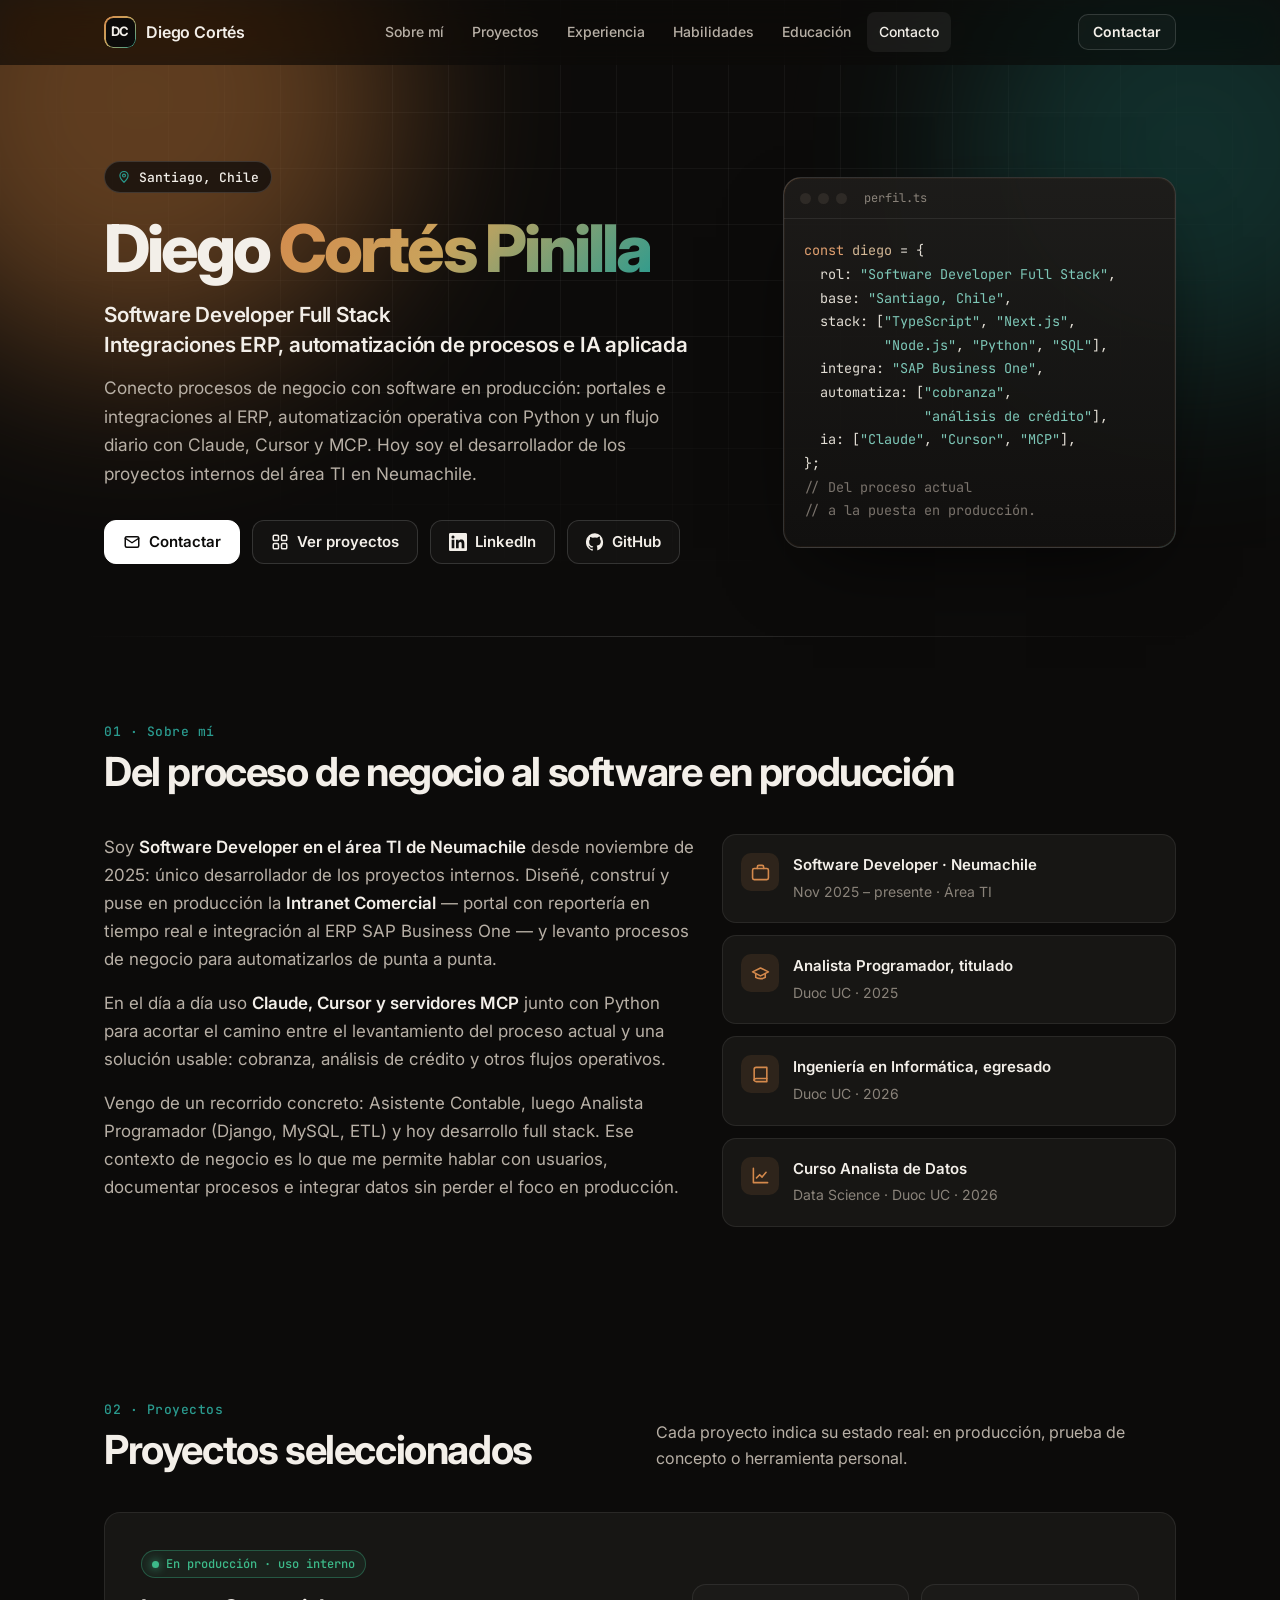
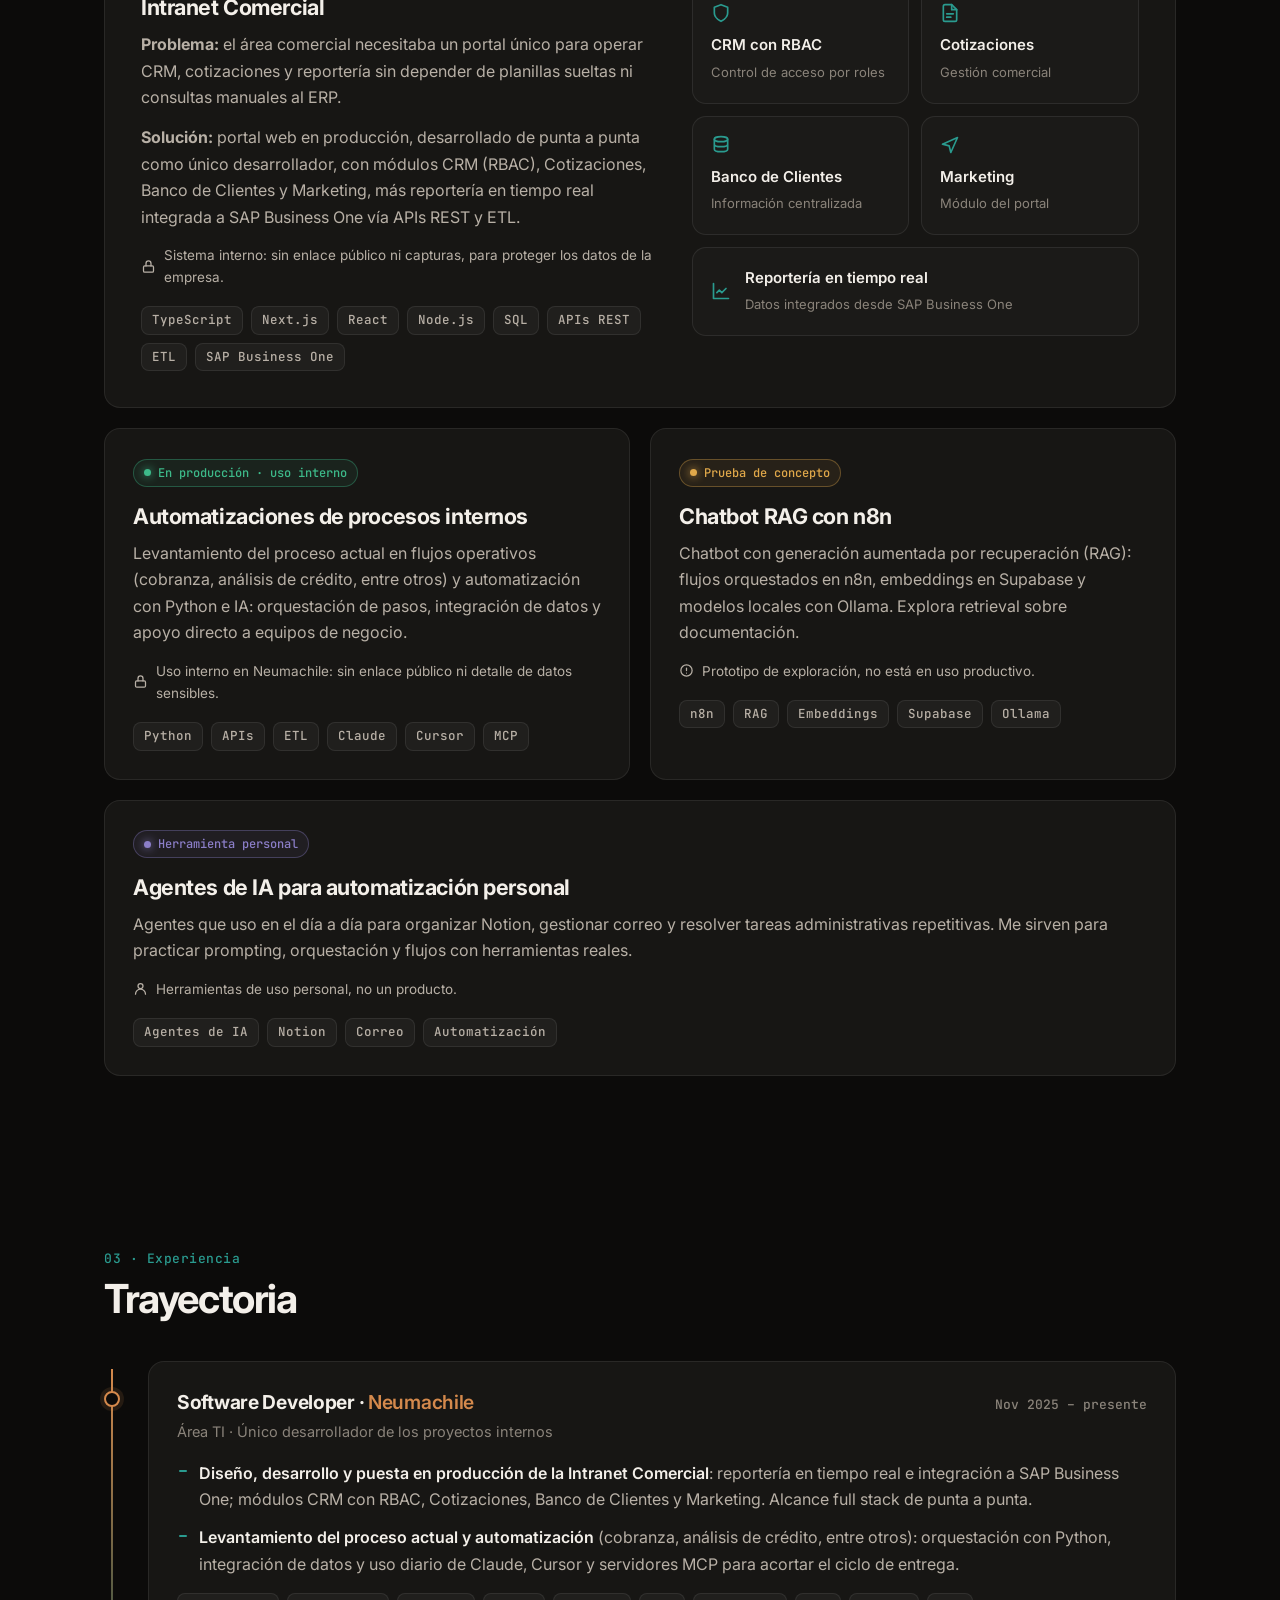
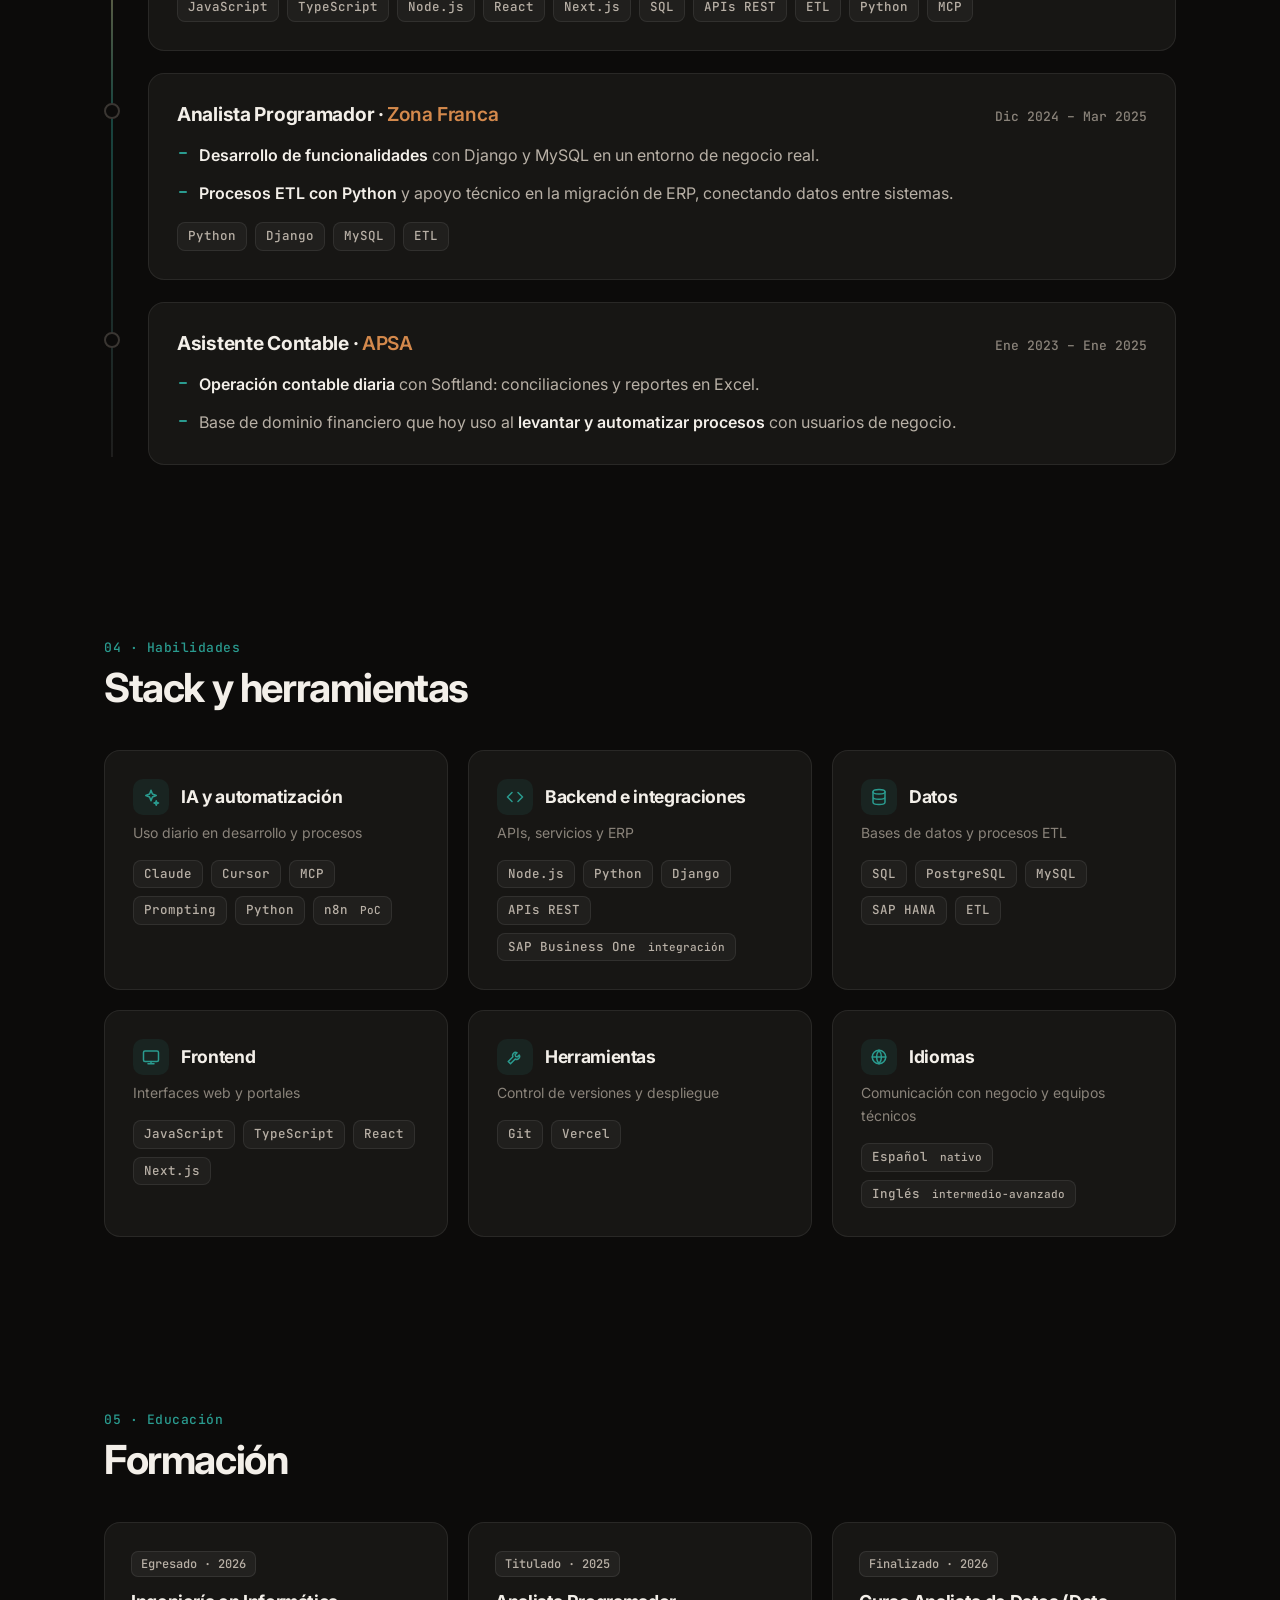
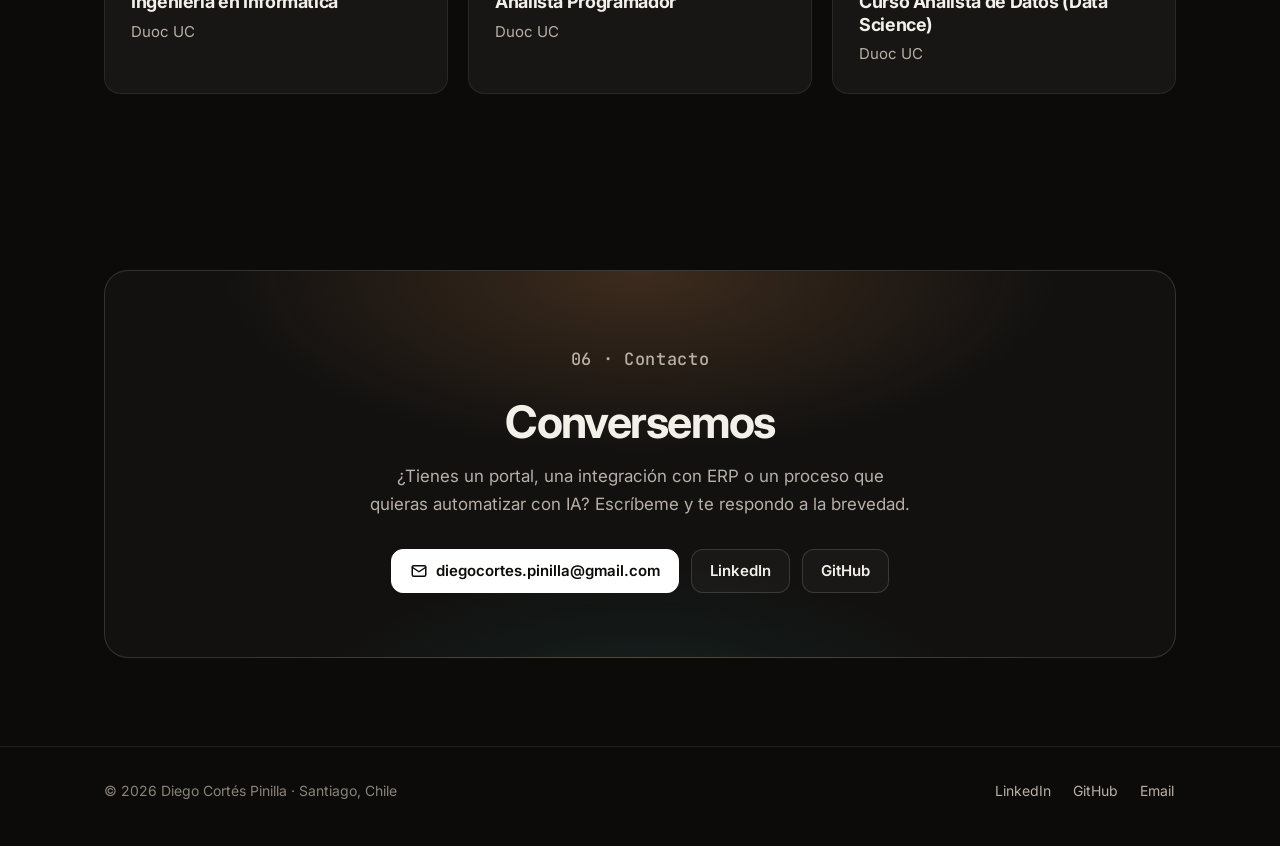
<file: alts/01-vanilla/index.html>
<!DOCTYPE html>
<html lang="es-CL">
<head>
<meta charset="utf-8">
<meta name="viewport" content="width=device-width,initial-scale=1">
<title>Diego Cortés Pinilla · Software Developer Full Stack</title>
<meta name="description" content="Diego Cortés Pinilla, Software Developer Full Stack en Santiago de Chile. Automatización de procesos con IA, integraciones con SAP Business One y portales web en producción.">
<meta name="author" content="Diego Cortés Pinilla">
<meta name="theme-color" content="#0c0b0a">
<link rel="canonical" href="https://diegofcp.github.io/">
<meta property="og:type" content="website">
<meta property="og:locale" content="es_CL">
<meta property="og:url" content="https://diegofcp.github.io/">
<meta property="og:title" content="Diego Cortés Pinilla · Software Developer Full Stack">
<meta property="og:description" content="Automatización de procesos con IA, integraciones con SAP Business One y portales web en producción. Santiago, Chile.">
<meta property="og:image" content="https://diegofcp.github.io/assets/og.png">
<meta property="og:image:width" content="1200">
<meta property="og:image:height" content="630">
<meta name="twitter:card" content="summary_large_image">
<meta name="twitter:title" content="Diego Cortés Pinilla · Software Developer Full Stack">
<meta name="twitter:description" content="Automatización de procesos con IA, integraciones con SAP Business One y portales web en producción.">
<meta name="twitter:image" content="https://diegofcp.github.io/assets/og.png">
<link rel="icon" href="data:image/svg+xml,%3Csvg%20xmlns='http://www.w3.org/2000/svg'%20viewBox='0%200%2064%2064'%3E%3Cdefs%3E%3ClinearGradient%20id='g'%20x1='0'%20y1='0'%20x2='1'%20y2='1'%3E%3Cstop%20offset='0'%20stop-color='%23d4894c'/%3E%3Cstop%20offset='1'%20stop-color='%232a9b8f'/%3E%3C/linearGradient%3E%3C/defs%3E%3Crect%20width='64'%20height='64'%20rx='14'%20fill='%230c0b0a'/%3E%3Crect%20x='2'%20y='2'%20width='60'%20height='60'%20rx='12'%20fill='none'%20stroke='url(%23g)'%20stroke-width='3'/%3E%3Ctext%20x='32'%20y='42'%20text-anchor='middle'%20font-family='Inter,Arial,sans-serif'%20font-weight='700'%20font-size='26'%20fill='%23f3efe9'%3EDC%3C/text%3E%3C/svg%3E">
<link rel="preconnect" href="https://fonts.googleapis.com">
<link rel="preconnect" href="https://fonts.gstatic.com" crossorigin>
<link rel="stylesheet" href="https://fonts.googleapis.com/css2?family=Inter:wght@400;600;700;800&family=JetBrains+Mono:wght@500&display=swap" media="print" onload="this.media='all'">
<noscript><link rel="stylesheet" href="https://fonts.googleapis.com/css2?family=Inter:wght@400;600;700;800&family=JetBrains+Mono:wght@500&display=swap"></noscript>
<script type="application/ld+json">
{"@context":"https://schema.org","@type":"Person","name":"Diego Cortés Pinilla","jobTitle":"Software Developer Full Stack","url":"https://diegofcp.github.io/","email":"mailto:diegocortes.pinilla@gmail.com","address":{"@type":"PostalAddress","addressLocality":"Santiago","addressCountry":"CL"},"alumniOf":{"@type":"CollegeOrUniversity","name":"Duoc UC"},"sameAs":["https://www.linkedin.com/in/diegocortes-informatico/","https://github.com/DiegoFCP"]}
</script>
<style>
:root{
  --bg:#0c0b0a;--bg2:#121110;--card:#171614;--card2:#1e1c1a;
  --line:rgba(255,255,255,.08);--line2:rgba(255,255,255,.14);
  --ink:#f3efe9;--ink2:#b8b0a6;--mute:#8a837a;
  --acc:#d4894c;--acc2:#2a9b8f;--ok:#3dba8a;--warn:#e0a84a;--info:#8b7ec8;
  --grad:linear-gradient(135deg,#d4894c 0%,#c9a35c 45%,#2a9b8f 100%);
  --r:16px;--maxw:1120px;
  --sans:"Inter",system-ui,-apple-system,"Segoe UI",Roboto,Helvetica,Arial,sans-serif;
  --mono:"JetBrains Mono",ui-monospace,SFMono-Regular,Menlo,Consolas,monospace;
}
*,*::before,*::after{box-sizing:border-box}
html{scroll-behavior:smooth;scroll-padding-top:84px;-webkit-text-size-adjust:100%}
body{margin:0;background:var(--bg);color:var(--ink);font:16px/1.65 var(--sans);-webkit-font-smoothing:antialiased;overflow-x:hidden}
a{color:inherit}
img,svg{display:block}
::selection{background:rgba(212,137,76,.35)}
:focus-visible{outline:2px solid var(--acc2);outline-offset:3px;border-radius:8px}
.skip{position:absolute;left:-9999px;top:8px;z-index:100;background:#fff;color:#000;padding:8px 14px;border-radius:8px}
.skip:focus{left:12px}
.wrap{max-width:var(--maxw);margin:0 auto;padding:0 24px}

/* Background decoration */
.bg-fx{position:absolute;inset:0 0 auto 0;height:900px;pointer-events:none;z-index:0;overflow:hidden}
.bg-fx::before{content:"";position:absolute;inset:0;background-image:linear-gradient(var(--line) 1px,transparent 1px),linear-gradient(90deg,var(--line) 1px,transparent 1px);background-size:56px 56px;mask-image:radial-gradient(ellipse 70% 60% at 50% 20%,#000 30%,transparent 75%);-webkit-mask-image:radial-gradient(ellipse 70% 60% at 50% 20%,#000 30%,transparent 75%);opacity:.55}
.orb{position:absolute;border-radius:50%;filter:blur(90px);opacity:.45}
.orb.a{width:520px;height:520px;background:#c47a3a;top:-160px;left:-120px}
.orb.b{width:460px;height:460px;background:#1f7a72;top:-80px;right:-140px;opacity:.32}

/* Nav */
.nav{position:sticky;top:0;z-index:50;backdrop-filter:saturate(160%) blur(14px);-webkit-backdrop-filter:saturate(160%) blur(14px);background:rgba(12,11,10,.68);border-bottom:1px solid transparent;transition:border-color .2s,background .2s}
.nav.scrolled{border-bottom-color:var(--line);background:rgba(12,11,10,.86)}
.nav .wrap{display:flex;align-items:center;justify-content:space-between;height:64px;gap:16px}
.brand{display:flex;align-items:center;gap:10px;text-decoration:none;font-weight:600;letter-spacing:-.01em}
.mono{width:32px;height:32px;border-radius:9px;display:grid;place-items:center;font-weight:700;font-size:13px;background:#0c0b0a;position:relative}
.mono::before{content:"";position:absolute;inset:0;border-radius:9px;padding:1.5px;background:var(--grad);-webkit-mask:linear-gradient(#000 0 0) content-box,linear-gradient(#000 0 0);-webkit-mask-composite:xor;mask-composite:exclude}
.nav ul{list-style:none;display:flex;gap:4px;margin:0;padding:0}
.nav ul a{display:block;padding:8px 12px;border-radius:8px;text-decoration:none;color:var(--ink2);font-size:14px;font-weight:500;transition:color .15s,background .15s}
.nav ul a:hover,.nav ul a.active{color:var(--ink);background:rgba(255,255,255,.06)}
.nav-cta{font-size:14px}
.menu-btn{display:none;background:none;border:1px solid var(--line2);color:var(--ink);border-radius:10px;width:40px;height:40px;cursor:pointer;place-items:center}

/* Buttons */
.btn{display:inline-flex;align-items:center;gap:8px;height:44px;padding:0 18px;border-radius:12px;font-weight:600;font-size:15px;text-decoration:none;border:1px solid var(--line2);background:rgba(255,255,255,.03);color:var(--ink);transition:transform .15s,background .15s,border-color .15s,box-shadow .2s;white-space:nowrap}
.btn:hover{background:rgba(255,255,255,.07);border-color:rgba(255,255,255,.24);transform:translateY(-1px)}
.btn svg{width:18px;height:18px}
.btn.primary{background:#fff;color:#0c0b0a;border-color:#fff}
.btn.primary:hover{background:#f5ebe0;box-shadow:0 8px 30px -8px rgba(212,137,76,.55)}
.btn.sm{height:36px;padding:0 14px;font-size:14px;border-radius:10px}

/* Hero */
.hero{position:relative;z-index:1;padding:96px 0 72px}
.hero-grid{display:grid;grid-template-columns:1.35fr .85fr;gap:56px;align-items:center}
.eyebrow{display:inline-flex;align-items:center;gap:8px;font:500 13px/1 var(--mono);color:var(--ink);padding:8px 12px;border:1px solid var(--line2);border-radius:999px;background:rgba(12,11,10,.72)}
.eyebrow svg{width:14px;height:14px;color:var(--acc2)}
h1{font-size:clamp(2.5rem,5.4vw,4.1rem);line-height:1.02;letter-spacing:-.045em;margin:22px 0 18px;font-weight:800}
.grad{background:var(--grad);-webkit-background-clip:text;background-clip:text;color:transparent}
.role{line-height:1.45;font-size:clamp(1.05rem,2vw,1.3rem);color:var(--ink);font-weight:600;margin:0 0 14px;letter-spacing:-.01em}
.lede{font-size:1.08rem;color:var(--ink2);max-width:580px;margin:0 0 32px}
.cta{display:flex;flex-wrap:wrap;gap:12px}

/* Hero visual: code card */
.code{position:relative;border-radius:18px;background:linear-gradient(180deg,rgba(30,28,26,.94),rgba(18,17,16,.94));border:1px solid var(--line2);box-shadow:0 30px 80px -30px rgba(0,0,0,.8),0 0 0 1px rgba(212,137,76,.06) inset;overflow:hidden}
.code::before{content:"";position:absolute;inset:-1px;border-radius:18px;padding:1px;background:linear-gradient(140deg,rgba(212,137,76,.6),transparent 40%,transparent 60%,rgba(42,155,143,.5));-webkit-mask:linear-gradient(#000 0 0) content-box,linear-gradient(#000 0 0);-webkit-mask-composite:xor;mask-composite:exclude;pointer-events:none}
.code-bar{display:flex;align-items:center;gap:7px;padding:12px 16px;border-bottom:1px solid var(--line)}
.code-bar i{width:11px;height:11px;border-radius:50%;background:#2e2a26}
.code-bar span{margin-left:10px;font:12px var(--mono);color:var(--mute)}
.code pre{margin:0;padding:20px 20px 24px;font:13.5px/1.75 var(--mono);color:#e2ddd4;overflow-x:auto}
.k{color:#e0a070}.s{color:#7ec8b8}.p{color:#d4b896}.c{color:#7a736c}

/* Sections */
section{position:relative;z-index:1;padding:88px 0}
.sec-head{display:flex;align-items:flex-end;justify-content:space-between;gap:24px;margin-bottom:40px;flex-wrap:wrap}
.kicker{font:500 13px/1 var(--mono);color:var(--acc2);letter-spacing:.04em;margin:0 0 12px}
h2{font-size:clamp(1.8rem,3.4vw,2.5rem);line-height:1.1;letter-spacing:-.035em;margin:0;font-weight:700}
.sec-sub{color:var(--ink2);max-width:520px;margin:0}
.divider{height:1px;background:linear-gradient(90deg,transparent,var(--line2),transparent);max-width:var(--maxw);margin:0 auto}

/* About */
.about-grid{display:grid;grid-template-columns:1.3fr 1fr;gap:28px}
.about-text p{color:var(--ink2);font-size:1.06rem;margin:0 0 16px}
.about-text strong{color:var(--ink);font-weight:600}
.facts{display:grid;gap:12px}
.fact{display:flex;gap:14px;align-items:flex-start;padding:18px;border:1px solid var(--line);border-radius:14px;background:var(--card)}
.fact .ic{flex:none;width:38px;height:38px;border-radius:10px;display:grid;place-items:center;background:rgba(212,137,76,.12);color:var(--acc)}
.fact .ic svg{width:19px;height:19px}
.fact b{display:block;font-weight:600;font-size:15px}
.fact span{color:var(--mute);font-size:14px}

/* Cards */
.card{position:relative;border:1px solid var(--line);background:var(--card);border-radius:var(--r);padding:28px;transition:border-color .2s,transform .2s,background .2s;overflow:hidden}
.card:hover{border-color:var(--line2);transform:translateY(-3px);background:var(--card2)}
.card.spot::after{content:"";position:absolute;inset:0;background:radial-gradient(420px circle at var(--mx,50%) var(--my,0%),rgba(212,137,76,.10),transparent 45%);opacity:0;transition:opacity .25s;pointer-events:none}
.card.spot:hover::after{opacity:1}

/* Projects */
.projects{display:grid;grid-template-columns:repeat(6,1fr);gap:20px}
.projects .feat{grid-column:span 6;display:grid;grid-template-columns:1.15fr 1fr;gap:36px;align-items:center;padding:36px}
.projects .half{grid-column:span 3}
.projects .full{grid-column:span 6}
.badge{display:inline-flex;align-items:center;gap:7px;font:500 12px/1 var(--mono);padding:7px 10px;border-radius:999px;border:1px solid}
.badge::before{content:"";width:7px;height:7px;border-radius:50%;background:currentColor;box-shadow:0 0 10px currentColor}
.b-prod{color:var(--ok);border-color:rgba(61,186,138,.35);background:rgba(61,186,138,.08)}
.b-poc{color:var(--warn);border-color:rgba(224,168,74,.35);background:rgba(224,168,74,.08)}
.b-pers{color:var(--info);border-color:rgba(139,126,200,.35);background:rgba(139,126,200,.08)}
.card h3{font-size:1.35rem;letter-spacing:-.02em;margin:16px 0 10px;line-height:1.25}
.card p{color:var(--ink2);margin:0 0 14px}
.note{font-size:13.5px;color:var(--mute);display:flex;gap:8px;align-items:center}
.note svg{width:15px;height:15px;flex:none}
.tags{display:flex;flex-wrap:wrap;gap:8px;list-style:none;margin:18px 0 0;padding:0}
.tags li{font:500 12.5px/1 var(--mono);color:var(--ink2);padding:7px 10px;border-radius:8px;background:rgba(255,255,255,.04);border:1px solid var(--line)}
.modules{display:grid;grid-template-columns:1fr 1fr;gap:12px}
.mod{padding:18px;border-radius:14px;border:1px solid var(--line);background:rgba(255,255,255,.02)}
.mod svg{width:20px;height:20px;color:var(--acc2);margin-bottom:10px}
.mod b{display:block;font-size:15px;font-weight:600}
.mod span{font-size:13px;color:var(--mute)}
.mod.wide{grid-column:span 2;display:flex;align-items:center;gap:14px}
.mod.wide svg{margin:0;flex:none}

/* Timeline */
.timeline{position:relative;list-style:none;margin:0;padding:0}
.timeline::before{content:"";position:absolute;left:7px;top:8px;bottom:8px;width:2px;background:linear-gradient(180deg,var(--acc),rgba(42,155,143,.4) 50%,var(--line) 100%)}
.tl{position:relative;padding-left:44px;margin-bottom:22px}
.tl:last-child{margin-bottom:0}
.tl::before{content:"";position:absolute;left:0;top:30px;width:16px;height:16px;border-radius:50%;background:var(--bg);border:2px solid var(--acc);box-shadow:0 0 0 4px rgba(212,137,76,.12)}
.tl.past::before{border-color:#3a3632;box-shadow:none}
.tl-head{display:flex;justify-content:space-between;gap:16px;flex-wrap:wrap;align-items:baseline}
.tl h3{margin:0;font-size:1.2rem;letter-spacing:-.015em}
.tl .org{color:var(--acc);font-weight:600}
.tl time,.when{font:500 13px var(--mono);color:var(--mute)}
.tl .ctx{color:var(--mute);font-size:14.5px;margin:6px 0 0}
.tl ul:not(.tags){margin:16px 0 0;padding:0;list-style:none;display:grid;gap:12px}
.tl ul:not(.tags) li{position:relative;padding-left:22px;color:var(--ink2)}
.tl ul:not(.tags) li::before{content:"";position:absolute;left:2px;top:.68em;width:8px;height:2px;border-radius:2px;background:var(--acc2)}
.tl ul:not(.tags) li strong{color:var(--ink);font-weight:600}
.tl .tags{margin-top:16px}

/* Skills */
.skills{display:grid;grid-template-columns:repeat(3,1fr);gap:20px}
.skill h3{display:flex;align-items:center;gap:12px;margin:0 0 6px;font-size:1.1rem}
.skill h3 .ic{width:36px;height:36px;border-radius:10px;display:grid;place-items:center;background:rgba(42,155,143,.1);color:var(--acc2)}
.skill h3 .ic svg{width:18px;height:18px}
.skill p{font-size:14px;color:var(--mute);margin:0}
.skill .tags{margin-top:16px}
.skill .tags li small{color:var(--ink2);font-size:11px;margin-left:4px}

/* Education */
.edu{display:grid;grid-template-columns:repeat(3,1fr);gap:20px}
.edu .card{padding:26px}
.edu h3{font-size:1.12rem;margin:14px 0 6px}
.edu .inst{color:var(--ink2);font-size:15px;margin:0}
.st{display:inline-block;font:500 12px/1 var(--mono);padding:6px 9px;border-radius:7px;background:rgba(255,255,255,.05);border:1px solid var(--line);color:var(--ink2)}
.lang{margin-top:20px;display:flex;align-items:center;gap:12px;color:var(--ink2);font-size:15px}
.lang svg{width:18px;height:18px;color:var(--acc)}

/* Contact */
.contact{position:relative;border-radius:24px;padding:64px 40px;text-align:center;overflow:hidden;border:1px solid var(--line2);background:radial-gradient(600px 260px at 50% 0%,rgba(212,137,76,.22),transparent 70%),radial-gradient(500px 240px at 50% 120%,rgba(42,155,143,.14),transparent 70%),var(--bg2)}
.contact h2{font-size:clamp(1.9rem,4vw,2.8rem)}
.contact p{color:var(--ink2);max-width:540px;margin:16px auto 30px;font-size:1.06rem}
.contact .cta{justify-content:center}

footer{position:relative;z-index:1;border-top:1px solid var(--line);padding:28px 0 40px;color:var(--mute);font-size:14px}
footer .wrap{display:flex;justify-content:space-between;gap:16px;flex-wrap:wrap;align-items:center}
footer nav{display:flex;gap:18px}
footer a{text-decoration:none;color:var(--ink2);padding:4px 2px;min-height:24px;display:inline-block}
footer a:hover{color:var(--ink)}

/* Reveal */
.js .reveal{opacity:0;transform:translateY(18px);transition:opacity .7s ease,transform .7s cubic-bezier(.2,.7,.2,1)}
.js .reveal.in{opacity:1;transform:none}

/* Responsive */
@media (max-width:980px){
  .hero-grid,.about-grid,.projects .feat{grid-template-columns:1fr}
  .hero{padding:72px 0 56px}
  .skills,.edu{grid-template-columns:1fr 1fr}
}
@media (max-width:820px){
  .nav ul,.nav-cta{display:none}
  .menu-btn{display:grid}
  .nav.open ul{display:flex;flex-direction:column;position:absolute;top:64px;left:0;right:0;padding:12px 16px 18px;background:#121110;border-bottom:1px solid var(--line);box-shadow:0 20px 40px -10px rgba(0,0,0,.7)}
  .nav.open{background:#121110;backdrop-filter:none;-webkit-backdrop-filter:none}
  .nav.open ul a{padding:12px}
  .projects .half{grid-column:span 6}
}
@media (max-width:600px){
  .wrap{padding:0 20px}
  section{padding:64px 0}
  .hero{padding:56px 0 40px}
  .skills,.edu{grid-template-columns:1fr}
  .card,.projects .feat{padding:22px}
  .modules{gap:10px}
  .mod{padding:14px}
  .mod b{font-size:14px}
  .mod span{font-size:12.5px}
  .cta .btn{flex:1 1 calc(50% - 6px);justify-content:center}
  .contact{padding:44px 20px}
  .code pre{font-size:12px}
  .tl{padding-left:34px}
  .orb.a{width:340px;height:340px}.orb.b{width:300px;height:300px}
}
@media (max-width:360px){
  .code pre{font-size:10.5px;padding:14px 12px 18px}
  .code-bar{padding:10px 12px}
}
@media (prefers-reduced-motion:reduce){
  html{scroll-behavior:auto}
  *,*::before,*::after{transition:none!important;animation:none!important}
  .js .reveal{opacity:1;transform:none}
}
</style>
<script>document.documentElement.classList.add('js')</script>
</head>
<body>
<a class="skip" href="#main">Saltar al contenido</a>
<div class="bg-fx" aria-hidden="true"><div class="orb a"></div><div class="orb b"></div></div>

<header class="nav" id="nav">
  <div class="wrap">
    <a class="brand" href="#inicio"><span class="mono" aria-hidden="true">DC</span><span>Diego Cortés</span></a>
    <nav aria-label="Principal">
      <ul id="menu">
        <li><a href="#sobre-mi">Sobre mí</a></li>
        <li><a href="#proyectos">Proyectos</a></li>
        <li><a href="#experiencia">Experiencia</a></li>
        <li><a href="#habilidades">Habilidades</a></li>
        <li><a href="#educacion">Educación</a></li>
        <li><a href="#contacto">Contacto</a></li>
      </ul>
    </nav>
    <a class="btn sm nav-cta" href="mailto:diegocortes.pinilla@gmail.com">Contactar</a>
    <button type="button" class="menu-btn" id="menuBtn" aria-label="Abrir menú" aria-expanded="false" aria-controls="menu">
      <svg width="18" height="18" viewBox="0 0 24 24" fill="none" stroke="currentColor" stroke-width="2" stroke-linecap="round" aria-hidden="true"><path d="M4 7h16M4 12h16M4 17h16"/></svg>
    </button>
  </div>
</header>

<main id="main">
  <!-- HERO -->
  <section class="hero" id="inicio" aria-labelledby="hero-title">
    <div class="wrap hero-grid">
      <div>
        <span class="eyebrow reveal"><svg viewBox="0 0 24 24" fill="none" stroke="currentColor" stroke-width="2" aria-hidden="true"><path d="M12 21s-7-6.2-7-11.5A7 7 0 0 1 19 9.5C19 14.8 12 21 12 21z"/><circle cx="12" cy="9.5" r="2.5"/></svg>Santiago, Chile</span>
        <h1 id="hero-title" class="reveal">Diego <span class="grad">Cortés Pinilla</span></h1>
        <p class="role reveal">Software Developer Full Stack<br>Integraciones ERP, automatización de procesos e IA aplicada</p>
        <p class="lede reveal">Conecto procesos de negocio con software en producción: portales e integraciones al ERP, automatización operativa con Python y un flujo diario con Claude, Cursor y MCP. Hoy soy el desarrollador de los proyectos internos del área TI en Neumachile.</p>
        <div class="cta reveal">
          <a class="btn primary" href="mailto:diegocortes.pinilla@gmail.com"><svg viewBox="0 0 24 24" fill="none" stroke="currentColor" stroke-width="2" stroke-linecap="round" stroke-linejoin="round" aria-hidden="true"><rect x="3" y="5" width="18" height="14" rx="2"/><path d="m3 7 9 6 9-6"/></svg>Contactar</a>
          <a class="btn" href="#proyectos"><svg viewBox="0 0 24 24" fill="none" stroke="currentColor" stroke-width="2" stroke-linecap="round" stroke-linejoin="round" aria-hidden="true"><rect x="3" y="3" width="7" height="7" rx="1.5"/><rect x="14" y="3" width="7" height="7" rx="1.5"/><rect x="3" y="14" width="7" height="7" rx="1.5"/><rect x="14" y="14" width="7" height="7" rx="1.5"/></svg>Ver proyectos</a>
          <a class="btn" href="https://www.linkedin.com/in/diegocortes-informatico/" target="_blank" rel="noopener noreferrer"><svg viewBox="0 0 24 24" fill="currentColor" aria-hidden="true"><path d="M20.45 20.45h-3.56v-5.57c0-1.33-.02-3.04-1.85-3.04-1.86 0-2.14 1.45-2.14 2.94v5.67H9.35V9h3.41v1.56h.05c.48-.9 1.64-1.85 3.37-1.85 3.6 0 4.27 2.37 4.27 5.46v6.28zM5.34 7.43a2.06 2.06 0 1 1 0-4.13 2.06 2.06 0 0 1 0 4.13zM7.12 20.45H3.56V9h3.56v11.45zM22.22 0H1.77C.79 0 0 .77 0 1.73v20.54C0 23.23.79 24 1.77 24h20.45c.98 0 1.78-.77 1.78-1.73V1.73C24 .77 23.2 0 22.22 0z"/></svg>LinkedIn</a>
          <a class="btn" href="https://github.com/DiegoFCP" target="_blank" rel="noopener noreferrer"><svg viewBox="0 0 24 24" fill="currentColor" aria-hidden="true"><path d="M12 .3a12 12 0 0 0-3.8 23.4c.6.1.8-.3.8-.6v-2c-3.3.7-4-1.6-4-1.6-.6-1.4-1.4-1.8-1.4-1.8-1-.7.1-.7.1-.7 1.2.1 1.8 1.2 1.8 1.2 1 1.8 2.8 1.3 3.5 1 .1-.8.4-1.3.7-1.6-2.7-.3-5.5-1.3-5.5-6 0-1.2.5-2.3 1.3-3.1-.2-.4-.6-1.6.1-3.2 0 0 1-.3 3.4 1.2a11.5 11.5 0 0 1 6 0C17.3 4.5 18.3 4.8 18.3 4.8c.7 1.6.2 2.8.1 3.2.8.8 1.3 1.9 1.3 3.1 0 4.6-2.8 5.6-5.5 5.9.4.4.8 1.1.8 2.2v3.3c0 .3.2.7.8.6A12 12 0 0 0 12 .3"/></svg>GitHub</a>
        </div>
      </div>
      <div class="code reveal" role="img" aria-label="Tarjeta decorativa estilo editor de código con el perfil de Diego: rol, stack, integraciones ERP, automatización de procesos e IA.">
        <div class="code-bar" aria-hidden="true"><i></i><i></i><i></i><span>perfil.ts</span></div>
<pre aria-hidden="true"><span class="k">const</span> <span class="p">diego</span> = {
  rol: <span class="s">"Software Developer Full Stack"</span>,
  base: <span class="s">"Santiago, Chile"</span>,
  stack: [<span class="s">"TypeScript"</span>, <span class="s">"Next.js"</span>,
          <span class="s">"Node.js"</span>, <span class="s">"Python"</span>, <span class="s">"SQL"</span>],
  integra: <span class="s">"SAP Business One"</span>,
  automatiza: [<span class="s">"cobranza"</span>,
               <span class="s">"análisis de crédito"</span>],
  ia: [<span class="s">"Claude"</span>, <span class="s">"Cursor"</span>, <span class="s">"MCP"</span>],
};
<span class="c">// Del proceso actual</span>
<span class="c">// a la puesta en producción.</span></pre>
      </div>
    </div>
  </section>

  <div class="divider"></div>

  <!-- SOBRE MÍ -->
  <section id="sobre-mi" aria-labelledby="t-about">
    <div class="wrap">
      <div class="sec-head reveal"><div><p class="kicker">01 · Sobre mí</p><h2 id="t-about">Del proceso de negocio al software en producción</h2></div></div>
      <div class="about-grid">
        <div class="about-text reveal">
          <p>Soy <strong>Software Developer en el área TI de Neumachile</strong> desde noviembre de 2025: único desarrollador de los proyectos internos. Diseñé, construí y puse en producción la <strong>Intranet Comercial</strong> — portal con reportería en tiempo real e integración al ERP SAP Business One — y levanto procesos de negocio para automatizarlos de punta a punta.</p>
          <p>En el día a día uso <strong>Claude, Cursor y servidores MCP</strong> junto con Python para acortar el camino entre el levantamiento del proceso actual y una solución usable: cobranza, análisis de crédito y otros flujos operativos.</p>
          <p>Vengo de un recorrido concreto: Asistente Contable, luego Analista Programador (Django, MySQL, ETL) y hoy desarrollo full stack. Ese contexto de negocio es lo que me permite hablar con usuarios, documentar procesos e integrar datos sin perder el foco en producción.</p>
        </div>
        <div class="facts reveal">
          <div class="fact"><span class="ic"><svg viewBox="0 0 24 24" fill="none" stroke="currentColor" stroke-width="2" stroke-linecap="round" stroke-linejoin="round" aria-hidden="true"><rect x="2" y="7" width="20" height="14" rx="2"/><path d="M16 7V5a2 2 0 0 0-2-2h-4a2 2 0 0 0-2 2v2"/></svg></span><div><b>Software Developer · Neumachile</b><span>Nov 2025 – presente · Área TI</span></div></div>
          <div class="fact"><span class="ic"><svg viewBox="0 0 24 24" fill="none" stroke="currentColor" stroke-width="2" stroke-linecap="round" stroke-linejoin="round" aria-hidden="true"><path d="M22 10 12 5 2 10l10 5 10-5z"/><path d="M6 12v5c3 2 9 2 12 0v-5"/></svg></span><div><b>Analista Programador, titulado</b><span>Duoc UC · 2025</span></div></div>
          <div class="fact"><span class="ic"><svg viewBox="0 0 24 24" fill="none" stroke="currentColor" stroke-width="2" stroke-linecap="round" stroke-linejoin="round" aria-hidden="true"><path d="M4 19.5A2.5 2.5 0 0 1 6.5 17H20V3H6.5A2.5 2.5 0 0 0 4 5.5v14z"/><path d="M20 17v4H6.5A2.5 2.5 0 0 1 4 18.5"/></svg></span><div><b>Ingeniería en Informática, egresado</b><span>Duoc UC · 2026</span></div></div>
          <div class="fact"><span class="ic"><svg viewBox="0 0 24 24" fill="none" stroke="currentColor" stroke-width="2" stroke-linecap="round" stroke-linejoin="round" aria-hidden="true"><path d="M3 3v18h18"/><path d="m7 15 4-4 3 3 5-6"/></svg></span><div><b>Curso Analista de Datos</b><span>Data Science · Duoc UC · 2026</span></div></div>
        </div>
      </div>
    </div>
  </section>

  <!-- PROYECTOS -->
  <section id="proyectos" aria-labelledby="t-proj">
    <div class="wrap">
      <div class="sec-head reveal"><div><p class="kicker">02 · Proyectos</p><h2 id="t-proj">Proyectos seleccionados</h2></div><p class="sec-sub">Cada proyecto indica su estado real: en producción, prueba de concepto o herramienta personal.</p></div>
      <div class="projects">
        <article class="card spot feat reveal" aria-labelledby="p1">
          <div>
            <span class="badge b-prod">En producción · uso interno</span>
            <h3 id="p1">Intranet Comercial</h3>
            <p><strong>Problema:</strong> el área comercial necesitaba un portal único para operar CRM, cotizaciones y reportería sin depender de planillas sueltas ni consultas manuales al ERP.</p>
            <p><strong>Solución:</strong> portal web en producción, desarrollado de punta a punta como único desarrollador, con módulos CRM (RBAC), Cotizaciones, Banco de Clientes y Marketing, más reportería en tiempo real integrada a SAP Business One vía APIs REST y ETL.</p>
            <p class="note"><svg viewBox="0 0 24 24" fill="none" stroke="currentColor" stroke-width="2" stroke-linecap="round" stroke-linejoin="round" aria-hidden="true"><rect x="4" y="11" width="16" height="10" rx="2"/><path d="M8 11V7a4 4 0 0 1 8 0v4"/></svg>Sistema interno: sin enlace público ni capturas, para proteger los datos de la empresa.</p>
            <ul class="tags" aria-label="Tecnologías">
              <li>TypeScript</li><li>Next.js</li><li>React</li><li>Node.js</li><li>SQL</li><li>APIs REST</li><li>ETL</li><li>SAP Business One</li>
            </ul>
          </div>
          <div class="modules" role="group" aria-label="Módulos del portal">
            <div class="mod"><svg viewBox="0 0 24 24" fill="none" stroke="currentColor" stroke-width="2" stroke-linecap="round" stroke-linejoin="round" aria-hidden="true"><path d="M12 22s8-4 8-10V5l-8-3-8 3v7c0 6 8 10 8 10z"/></svg><b>CRM con RBAC</b><span>Control de acceso por roles</span></div>
            <div class="mod"><svg viewBox="0 0 24 24" fill="none" stroke="currentColor" stroke-width="2" stroke-linecap="round" stroke-linejoin="round" aria-hidden="true"><path d="M14 2H6a2 2 0 0 0-2 2v16a2 2 0 0 0 2 2h12a2 2 0 0 0 2-2V8z"/><path d="M14 2v6h6M8 13h8M8 17h5"/></svg><b>Cotizaciones</b><span>Gestión comercial</span></div>
            <div class="mod"><svg viewBox="0 0 24 24" fill="none" stroke="currentColor" stroke-width="2" stroke-linecap="round" stroke-linejoin="round" aria-hidden="true"><ellipse cx="12" cy="5" rx="8" ry="3"/><path d="M4 5v6c0 1.7 3.6 3 8 3s8-1.3 8-3V5M4 11v6c0 1.7 3.6 3 8 3s8-1.3 8-3v-6"/></svg><b>Banco de Clientes</b><span>Información centralizada</span></div>
            <div class="mod"><svg viewBox="0 0 24 24" fill="none" stroke="currentColor" stroke-width="2" stroke-linecap="round" stroke-linejoin="round" aria-hidden="true"><path d="m3 11 18-8-8 18-2-8-8-2z"/></svg><b>Marketing</b><span>Módulo del portal</span></div>
            <div class="mod wide"><svg viewBox="0 0 24 24" fill="none" stroke="currentColor" stroke-width="2" stroke-linecap="round" stroke-linejoin="round" aria-hidden="true"><path d="M3 3v18h18"/><path d="M7 14l3-3 3 3 5-5"/></svg><div><b>Reportería en tiempo real</b><span>Datos integrados desde SAP Business One</span></div></div>
          </div>
        </article>

        <article class="card spot half reveal" aria-labelledby="p2">
          <span class="badge b-prod">En producción · uso interno</span>
          <h3 id="p2">Automatizaciones de procesos internos</h3>
          <p>Levantamiento del proceso actual en flujos operativos (cobranza, análisis de crédito, entre otros) y automatización con Python e IA: orquestación de pasos, integración de datos y apoyo directo a equipos de negocio.</p>
          <p class="note"><svg viewBox="0 0 24 24" fill="none" stroke="currentColor" stroke-width="2" stroke-linecap="round" stroke-linejoin="round" aria-hidden="true"><rect x="4" y="11" width="16" height="10" rx="2"/><path d="M8 11V7a4 4 0 0 1 8 0v4"/></svg>Uso interno en Neumachile: sin enlace público ni detalle de datos sensibles.</p>
          <ul class="tags" aria-label="Tecnologías"><li>Python</li><li>APIs</li><li>ETL</li><li>Claude</li><li>Cursor</li><li>MCP</li></ul>
        </article>

        <article class="card spot half reveal" aria-labelledby="p3">
          <span class="badge b-poc">Prueba de concepto</span>
          <h3 id="p3">Chatbot RAG con n8n</h3>
          <p>Chatbot con generación aumentada por recuperación (RAG): flujos orquestados en n8n, embeddings en Supabase y modelos locales con Ollama. Explora retrieval sobre documentación.</p>
          <p class="note"><svg viewBox="0 0 24 24" fill="none" stroke="currentColor" stroke-width="2" stroke-linecap="round" stroke-linejoin="round" aria-hidden="true"><circle cx="12" cy="12" r="9"/><path d="M12 8v4M12 16h.01"/></svg>Prototipo de exploración, no está en uso productivo.</p>
          <ul class="tags" aria-label="Tecnologías"><li>n8n</li><li>RAG</li><li>Embeddings</li><li>Supabase</li><li>Ollama</li></ul>
        </article>

        <article class="card spot half full reveal" aria-labelledby="p4">
          <span class="badge b-pers">Herramienta personal</span>
          <h3 id="p4">Agentes de IA para automatización personal</h3>
          <p>Agentes que uso en el día a día para organizar Notion, gestionar correo y resolver tareas administrativas repetitivas. Me sirven para practicar prompting, orquestación y flujos con herramientas reales.</p>
          <p class="note"><svg viewBox="0 0 24 24" fill="none" stroke="currentColor" stroke-width="2" stroke-linecap="round" stroke-linejoin="round" aria-hidden="true"><circle cx="12" cy="8" r="4"/><path d="M4 21a8 8 0 0 1 16 0"/></svg>Herramientas de uso personal, no un producto.</p>
          <ul class="tags" aria-label="Tecnologías"><li>Agentes de IA</li><li>Notion</li><li>Correo</li><li>Automatización</li></ul>
        </article>
      </div>
    </div>
  </section>

  <!-- EXPERIENCIA -->
  <section id="experiencia" aria-labelledby="t-exp">
    <div class="wrap">
      <div class="sec-head reveal"><div><p class="kicker">03 · Experiencia</p><h2 id="t-exp">Trayectoria</h2></div></div>
      <ol class="timeline">
        <li class="tl reveal">
          <div class="card">
            <div class="tl-head"><h3>Software Developer · <span class="org">Neumachile</span></h3><time datetime="2025-11">Nov 2025 – presente</time></div>
            <p class="ctx">Área TI · Único desarrollador de los proyectos internos</p>
            <ul>
              <li><strong>Diseño, desarrollo y puesta en producción de la Intranet Comercial</strong>: reportería en tiempo real e integración a SAP Business One; módulos CRM con RBAC, Cotizaciones, Banco de Clientes y Marketing. Alcance full stack de punta a punta.</li>
              <li><strong>Levantamiento del proceso actual y automatización</strong> (cobranza, análisis de crédito, entre otros): orquestación con Python, integración de datos y uso diario de Claude, Cursor y servidores MCP para acortar el ciclo de entrega.</li>
            </ul>
            <ul class="tags" aria-label="Tecnologías"><li>JavaScript</li><li>TypeScript</li><li>Node.js</li><li>React</li><li>Next.js</li><li>SQL</li><li>APIs REST</li><li>ETL</li><li>Python</li><li>MCP</li></ul>
          </div>
        </li>
        <li class="tl past reveal">
          <div class="card">
            <div class="tl-head"><h3>Analista Programador · <span class="org">Zona Franca</span></h3><time datetime="2024-12">Dic 2024 – Mar 2025</time></div>
            <ul>
              <li><strong>Desarrollo de funcionalidades</strong> con Django y MySQL en un entorno de negocio real.</li>
              <li><strong>Procesos ETL con Python</strong> y apoyo técnico en la migración de ERP, conectando datos entre sistemas.</li>
            </ul>
            <ul class="tags" aria-label="Tecnologías"><li>Python</li><li>Django</li><li>MySQL</li><li>ETL</li></ul>
          </div>
        </li>
        <li class="tl past reveal">
          <div class="card">
            <div class="tl-head"><h3>Asistente Contable · <span class="org">APSA</span></h3><time datetime="2023-01">Ene 2023 – Ene 2025</time></div>
            <ul>
              <li><strong>Operación contable diaria</strong> con Softland: conciliaciones y reportes en Excel.</li>
              <li>Base de dominio financiero que hoy uso al <strong>levantar y automatizar procesos</strong> con usuarios de negocio.</li>
            </ul>
          </div>
        </li>
      </ol>
    </div>
  </section>

  <!-- HABILIDADES -->
  <section id="habilidades" aria-labelledby="t-skills">
    <div class="wrap">
      <div class="sec-head reveal"><div><p class="kicker">04 · Habilidades</p><h2 id="t-skills">Stack y herramientas</h2></div></div>
      <div class="skills">
        <div class="card skill reveal"><h3><span class="ic"><svg viewBox="0 0 24 24" fill="none" stroke="currentColor" stroke-width="2" stroke-linecap="round" stroke-linejoin="round" aria-hidden="true"><path d="M12 3l1.9 5.1L19 10l-5.1 1.9L12 17l-1.9-5.1L5 10l5.1-1.9z"/><path d="M19 17l.8 2.2L22 20l-2.2.8L19 23l-.8-2.2L16 20l2.2-.8z"/></svg></span>IA y automatización</h3><p>Uso diario en desarrollo y procesos</p>
          <ul class="tags"><li>Claude</li><li>Cursor</li><li>MCP</li><li>Prompting</li><li>Python</li><li>n8n <small>PoC</small></li></ul></div>
        <div class="card skill reveal"><h3><span class="ic"><svg viewBox="0 0 24 24" fill="none" stroke="currentColor" stroke-width="2" stroke-linecap="round" stroke-linejoin="round" aria-hidden="true"><path d="m16 18 6-6-6-6M8 6l-6 6 6 6"/></svg></span>Backend e integraciones</h3><p>APIs, servicios y ERP</p>
          <ul class="tags"><li>Node.js</li><li>Python</li><li>Django</li><li>APIs REST</li><li>SAP Business One <small>integración</small></li></ul></div>
        <div class="card skill reveal"><h3><span class="ic"><svg viewBox="0 0 24 24" fill="none" stroke="currentColor" stroke-width="2" stroke-linecap="round" stroke-linejoin="round" aria-hidden="true"><ellipse cx="12" cy="5" rx="8" ry="3"/><path d="M4 5v14c0 1.7 3.6 3 8 3s8-1.3 8-3V5M4 12c0 1.7 3.6 3 8 3s8-1.3 8-3"/></svg></span>Datos</h3><p>Bases de datos y procesos ETL</p>
          <ul class="tags"><li>SQL</li><li>PostgreSQL</li><li>MySQL</li><li>SAP HANA</li><li>ETL</li></ul></div>
        <div class="card skill reveal"><h3><span class="ic"><svg viewBox="0 0 24 24" fill="none" stroke="currentColor" stroke-width="2" stroke-linecap="round" stroke-linejoin="round" aria-hidden="true"><rect x="2" y="4" width="20" height="14" rx="2"/><path d="M8 21h8M12 18v3"/></svg></span>Frontend</h3><p>Interfaces web y portales</p>
          <ul class="tags"><li>JavaScript</li><li>TypeScript</li><li>React</li><li>Next.js</li></ul></div>
        <div class="card skill reveal"><h3><span class="ic"><svg viewBox="0 0 24 24" fill="none" stroke="currentColor" stroke-width="2" stroke-linecap="round" stroke-linejoin="round" aria-hidden="true"><path d="M14.7 6.3a4 4 0 0 0-5.4 5.4L3 18l3 3 6.3-6.3a4 4 0 0 0 5.4-5.4l-2.5 2.5-2.4-.6-.6-2.4z"/></svg></span>Herramientas</h3><p>Control de versiones y despliegue</p>
          <ul class="tags"><li>Git</li><li>Vercel</li></ul></div>
        <div class="card skill reveal"><h3><span class="ic"><svg viewBox="0 0 24 24" fill="none" stroke="currentColor" stroke-width="2" stroke-linecap="round" stroke-linejoin="round" aria-hidden="true"><circle cx="12" cy="12" r="9"/><path d="M3 12h18M12 3a14 14 0 0 1 0 18M12 3a14 14 0 0 0 0 18"/></svg></span>Idiomas</h3><p>Comunicación con negocio y equipos técnicos</p>
          <ul class="tags"><li>Español <small>nativo</small></li><li>Inglés <small>intermedio-avanzado</small></li></ul></div>
      </div>
    </div>
  </section>

  <!-- EDUCACIÓN -->
  <section id="educacion" aria-labelledby="t-edu">
    <div class="wrap">
      <div class="sec-head reveal"><div><p class="kicker">05 · Educación</p><h2 id="t-edu">Formación</h2></div></div>
      <div class="edu">
        <article class="card reveal"><span class="st">Egresado · 2026</span><h3>Ingeniería en Informática</h3><p class="inst">Duoc UC</p></article>
        <article class="card reveal"><span class="st">Titulado · 2025</span><h3>Analista Programador</h3><p class="inst">Duoc UC</p></article>
        <article class="card reveal"><span class="st">Finalizado · 2026</span><h3>Curso Analista de Datos (Data Science)</h3><p class="inst">Duoc UC</p></article>
      </div>
    </div>
  </section>

  <!-- CONTACTO -->
  <section id="contacto" aria-labelledby="t-contact">
    <div class="wrap">
      <div class="contact reveal">
        <p class="kicker">06 · Contacto</p>
        <h2 id="t-contact">Conversemos</h2>
        <p>¿Tienes un portal, una integración con ERP o un proceso que quieras automatizar con IA? Escríbeme y te respondo a la brevedad.</p>
        <div class="cta">
          <a class="btn primary" href="mailto:diegocortes.pinilla@gmail.com"><svg viewBox="0 0 24 24" fill="none" stroke="currentColor" stroke-width="2" stroke-linecap="round" stroke-linejoin="round" aria-hidden="true"><rect x="3" y="5" width="18" height="14" rx="2"/><path d="m3 7 9 6 9-6"/></svg>diegocortes.pinilla@gmail.com</a>
          <a class="btn" href="https://www.linkedin.com/in/diegocortes-informatico/" target="_blank" rel="noopener noreferrer">LinkedIn</a>
          <a class="btn" href="https://github.com/DiegoFCP" target="_blank" rel="noopener noreferrer">GitHub</a>
        </div>
      </div>
    </div>
  </section>
</main>

<footer>
  <div class="wrap">
    <span>© <span id="yr">2026</span> Diego Cortés Pinilla · Santiago, Chile</span>
    <nav aria-label="Redes">
      <a href="https://www.linkedin.com/in/diegocortes-informatico/" target="_blank" rel="noopener noreferrer">LinkedIn</a>
      <a href="https://github.com/DiegoFCP" target="_blank" rel="noopener noreferrer">GitHub</a>
      <a href="mailto:diegocortes.pinilla@gmail.com">Email</a>
    </nav>
  </div>
</footer>

<script>
(function(){
  var nav=document.getElementById('nav'),btn=document.getElementById('menuBtn');
  document.getElementById('yr').textContent=new Date().getFullYear();
  function onScroll(){nav.classList.toggle('scrolled',window.scrollY>8)}
  onScroll();window.addEventListener('scroll',onScroll,{passive:true});
  function closeMenu(){nav.classList.remove('open');btn.setAttribute('aria-expanded','false');btn.setAttribute('aria-label','Abrir menú')}
  btn.addEventListener('click',function(){var o=nav.classList.toggle('open');btn.setAttribute('aria-expanded',o);btn.setAttribute('aria-label',o?'Cerrar menú':'Abrir menú')});
  document.querySelectorAll('#menu a').forEach(function(a){a.addEventListener('click',closeMenu)});
  document.addEventListener('keydown',function(e){if(e.key==='Escape'&&nav.classList.contains('open')){closeMenu();btn.focus()}});
  var els=document.querySelectorAll('.reveal');
  if('IntersectionObserver' in window){
    var io=new IntersectionObserver(function(es){es.forEach(function(e){if(e.isIntersecting){e.target.classList.add('in');io.unobserve(e.target)}})},{rootMargin:'0px 0px -8% 0px',threshold:.08});
    els.forEach(function(el){io.observe(el)});
  } else els.forEach(function(el){el.classList.add('in')});
  var links=[].slice.call(document.querySelectorAll('#menu a'));
  var secs=links.map(function(a){return document.querySelector(a.getAttribute('href'))});
  if('IntersectionObserver' in window){
    var so=new IntersectionObserver(function(es){es.forEach(function(e){if(e.isIntersecting){links.forEach(function(l){l.classList.toggle('active',l.getAttribute('href')==='#'+e.target.id)})}})},{rootMargin:'-45% 0px -50% 0px'});
    secs.forEach(function(s){s&&so.observe(s)});
  }
  document.querySelectorAll('.card.spot').forEach(function(c){c.addEventListener('pointermove',function(e){var r=c.getBoundingClientRect();c.style.setProperty('--mx',(e.clientX-r.left)+'px');c.style.setProperty('--my',(e.clientY-r.top)+'px')})});
})();
</script>
</body>
</html>
</file>
<file: integrador/styles.css>
*,:after,:before{--tw-border-spacing-x:0;--tw-border-spacing-y:0;--tw-translate-x:0;--tw-translate-y:0;--tw-rotate:0;--tw-skew-x:0;--tw-skew-y:0;--tw-scale-x:1;--tw-scale-y:1;--tw-pan-x: ;--tw-pan-y: ;--tw-pinch-zoom: ;--tw-scroll-snap-strictness:proximity;--tw-gradient-from-position: ;--tw-gradient-via-position: ;--tw-gradient-to-position: ;--tw-ordinal: ;--tw-slashed-zero: ;--tw-numeric-figure: ;--tw-numeric-spacing: ;--tw-numeric-fraction: ;--tw-ring-inset: ;--tw-ring-offset-width:0px;--tw-ring-offset-color:#fff;--tw-ring-color:rgba(59,130,246,.5);--tw-ring-offset-shadow:0 0 #0000;--tw-ring-shadow:0 0 #0000;--tw-shadow:0 0 #0000;--tw-shadow-colored:0 0 #0000;--tw-blur: ;--tw-brightness: ;--tw-contrast: ;--tw-grayscale: ;--tw-hue-rotate: ;--tw-invert: ;--tw-saturate: ;--tw-sepia: ;--tw-drop-shadow: ;--tw-backdrop-blur: ;--tw-backdrop-brightness: ;--tw-backdrop-contrast: ;--tw-backdrop-grayscale: ;--tw-backdrop-hue-rotate: ;--tw-backdrop-invert: ;--tw-backdrop-opacity: ;--tw-backdrop-saturate: ;--tw-backdrop-sepia: ;--tw-contain-size: ;--tw-contain-layout: ;--tw-contain-paint: ;--tw-contain-style: }::backdrop{--tw-border-spacing-x:0;--tw-border-spacing-y:0;--tw-translate-x:0;--tw-translate-y:0;--tw-rotate:0;--tw-skew-x:0;--tw-skew-y:0;--tw-scale-x:1;--tw-scale-y:1;--tw-pan-x: ;--tw-pan-y: ;--tw-pinch-zoom: ;--tw-scroll-snap-strictness:proximity;--tw-gradient-from-position: ;--tw-gradient-via-position: ;--tw-gradient-to-position: ;--tw-ordinal: ;--tw-slashed-zero: ;--tw-numeric-figure: ;--tw-numeric-spacing: ;--tw-numeric-fraction: ;--tw-ring-inset: ;--tw-ring-offset-width:0px;--tw-ring-offset-color:#fff;--tw-ring-color:rgba(59,130,246,.5);--tw-ring-offset-shadow:0 0 #0000;--tw-ring-shadow:0 0 #0000;--tw-shadow:0 0 #0000;--tw-shadow-colored:0 0 #0000;--tw-blur: ;--tw-brightness: ;--tw-contrast: ;--tw-grayscale: ;--tw-hue-rotate: ;--tw-invert: ;--tw-saturate: ;--tw-sepia: ;--tw-drop-shadow: ;--tw-backdrop-blur: ;--tw-backdrop-brightness: ;--tw-backdrop-contrast: ;--tw-backdrop-grayscale: ;--tw-backdrop-hue-rotate: ;--tw-backdrop-invert: ;--tw-backdrop-opacity: ;--tw-backdrop-saturate: ;--tw-backdrop-sepia: ;--tw-contain-size: ;--tw-contain-layout: ;--tw-contain-paint: ;--tw-contain-style: }/*! tailwindcss v3.4.19 | MIT License | https://tailwindcss.com*/*,:after,:before{box-sizing:border-box;border:0 solid #e5e7eb}:after,:before{--tw-content:""}:host,html{line-height:1.5;-webkit-text-size-adjust:100%;-moz-tab-size:4;-o-tab-size:4;tab-size:4;font-family:Inter,system-ui,sans-serif;font-feature-settings:normal;font-variation-settings:normal;-webkit-tap-highlight-color:transparent}body{margin:0;line-height:inherit}hr{height:0;color:inherit;border-top-width:1px}abbr:where([title]){-webkit-text-decoration:underline dotted;text-decoration:underline dotted}h1,h2,h3,h4,h5,h6{font-size:inherit;font-weight:inherit}a{color:inherit;text-decoration:inherit}b,strong{font-weight:bolder}code,kbd,pre,samp{font-family:JetBrains Mono,ui-monospace,monospace;font-feature-settings:normal;font-variation-settings:normal;font-size:1em}small{font-size:80%}sub,sup{font-size:75%;line-height:0;position:relative;vertical-align:baseline}sub{bottom:-.25em}sup{top:-.5em}table{text-indent:0;border-color:inherit;border-collapse:collapse}button,input,optgroup,select,textarea{font-family:inherit;font-feature-settings:inherit;font-variation-settings:inherit;font-size:100%;font-weight:inherit;line-height:inherit;letter-spacing:inherit;color:inherit;margin:0;padding:0}button,select{text-transform:none}button,input:where([type=button]),input:where([type=reset]),input:where([type=submit]){-webkit-appearance:button;background-color:transparent;background-image:none}:-moz-focusring{outline:auto}:-moz-ui-invalid{box-shadow:none}progress{vertical-align:baseline}::-webkit-inner-spin-button,::-webkit-outer-spin-button{height:auto}[type=search]{-webkit-appearance:textfield;outline-offset:-2px}::-webkit-search-decoration{-webkit-appearance:none}::-webkit-file-upload-button{-webkit-appearance:button;font:inherit}summary{display:list-item}blockquote,dd,dl,figure,h1,h2,h3,h4,h5,h6,hr,p,pre{margin:0}fieldset{margin:0}fieldset,legend{padding:0}menu,ol,ul{list-style:none;margin:0;padding:0}dialog{padding:0}textarea{resize:vertical}input::-moz-placeholder,textarea::-moz-placeholder{opacity:1;color:#9ca3af}input::placeholder,textarea::placeholder{opacity:1;color:#9ca3af}[role=button],button{cursor:pointer}:disabled{cursor:default}audio,canvas,embed,iframe,img,object,svg,video{display:block;vertical-align:middle}img,video{max-width:100%;height:auto}[hidden]:where(:not([hidden=until-found])){display:none}.absolute{position:absolute}.flex{display:flex}.transform{transform:translate(var(--tw-translate-x),var(--tw-translate-y)) rotate(var(--tw-rotate)) skewX(var(--tw-skew-x)) skewY(var(--tw-skew-y)) scaleX(var(--tw-scale-x)) scaleY(var(--tw-scale-y))}.blur{--tw-blur:blur(8px);filter:var(--tw-blur) var(--tw-brightness) var(--tw-contrast) var(--tw-grayscale) var(--tw-hue-rotate) var(--tw-invert) var(--tw-saturate) var(--tw-sepia) var(--tw-drop-shadow)}
</file>
